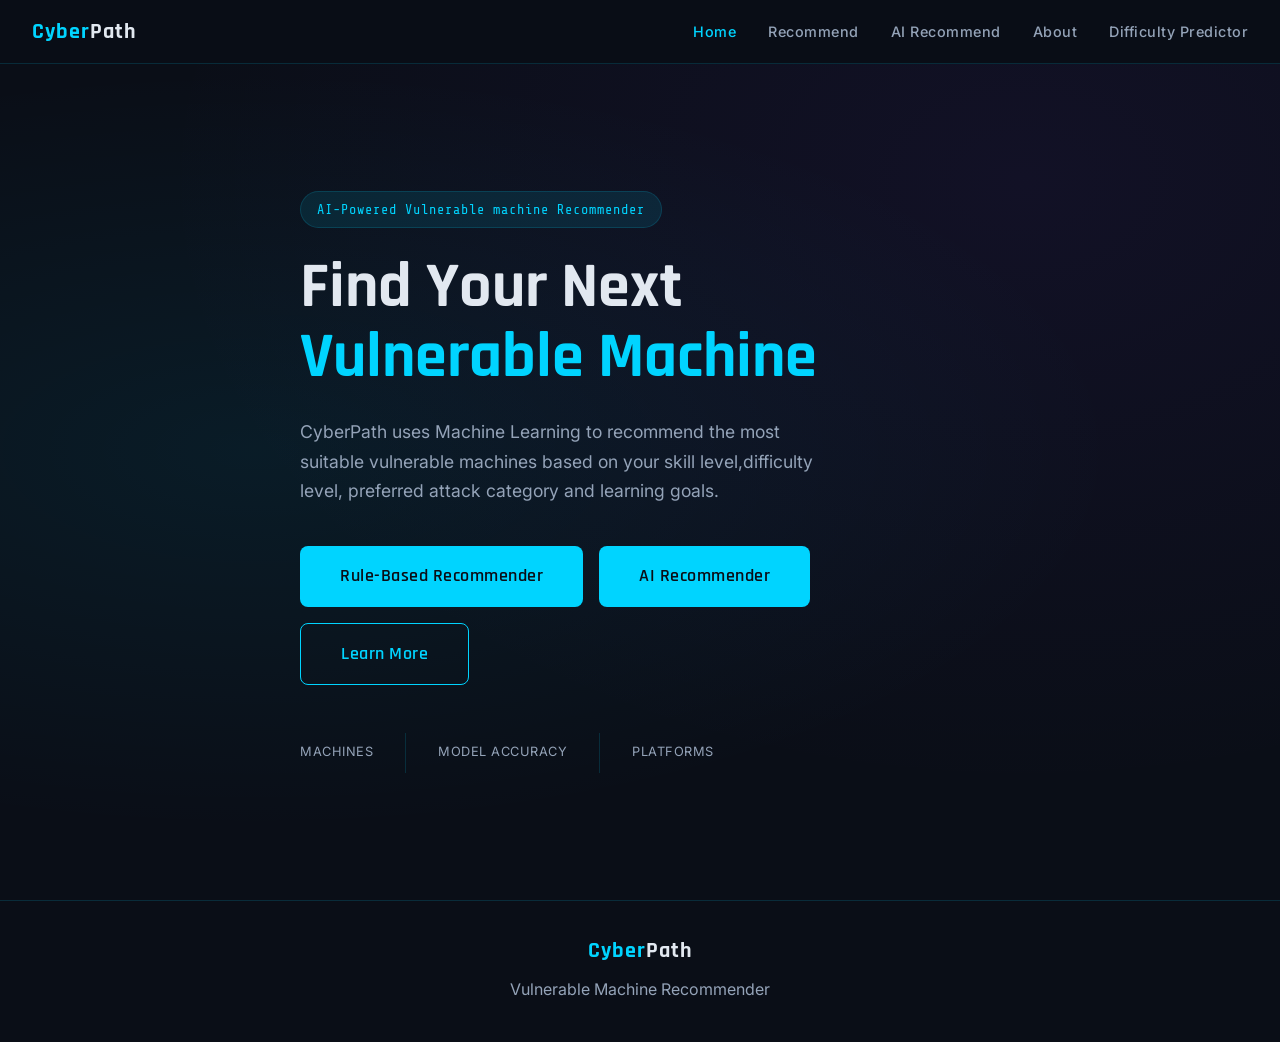
<file: frontend/index.html>
<!DOCTYPE html>
<html lang="en">
<head>
  <meta charset="UTF-8"/>
  <meta name="viewport" content="width=device-width, initial-scale=1.0"/>
  <title>CyberPath — Vulnerable Machine Recommender</title>
  <link rel="stylesheet" href="style.css"/>
</head>
<body>

  <!-- NAVIGATION -->
  <nav>
    <a href="index.html" class="nav-logo">Cyber<span>Path</span></a>
    <ul class="nav-links">
      <li><a href="index.html" class="active">Home</a></li>
      <li><a href="recommend.html">Recommend</a></li>
      <li><a href="recommend_ai.html">AI Recommend</a></li>
      <li><a href="about.html">About</a></li>
      <li><a href="predict.html">Difficulty Predictor</a></li>
    </ul>
  </nav>
<!-- HERO SECTION -->
  <section class="hero">
    <div class="hero-bg"></div>
    <div class="container">
      <div class="hero-content">
        <div class="hero-badge font-mono">AI-Powered Vulnerable machine Recommender</div>
        <h1 class="hero-title">
          Find Your Next<br/>
          <span class="text-accent">Vulnerable Machine</span>
        </h1>
        <p class="hero-subtitle">
          CyberPath uses Machine Learning to recommend the most suitable 
          vulnerable machines based on your skill level,difficulty level, preferred attack 
          category and learning goals.
        </p>
        <div class="hero-actions">
          <a href="recommend.html" class="btn btn-primary btn-large">
            Rule-Based Recommender
          </a>
          <a href="recommend_ai.html" class="btn btn-primary btn-large">
            AI Recommender
          
          <a href="#about" class="btn btn-outline btn-large">
            Learn More
          </a>
        </div>
        <div class="hero-stats">
          <div class="stat">
            <span class="stat-label">Machines</span>
          </div>
          <div class="stat-divider"></div>
          <div class="stat">
            <span class="stat-label">Model Accuracy</span>
          </div>
          <div class="stat-divider"></div>
          <div class="stat">
            <span class="stat-label">Platforms</span>
          </div>
        </div>
      </div>
    </div>
  </section>

<!-- FOOTER -->
  <footer class="footer">
    <div class="container">
      <div class="footer-content">
        <span class="nav-logo">Cyber<span>Path</span></span>
        <p class="text-muted">Vulnerable Machine Recommender</p>
        
        </p>
      </div>
    </div>
  </footer>  
  

  <script src="main.js"></script>
</body>
</html>
</file>
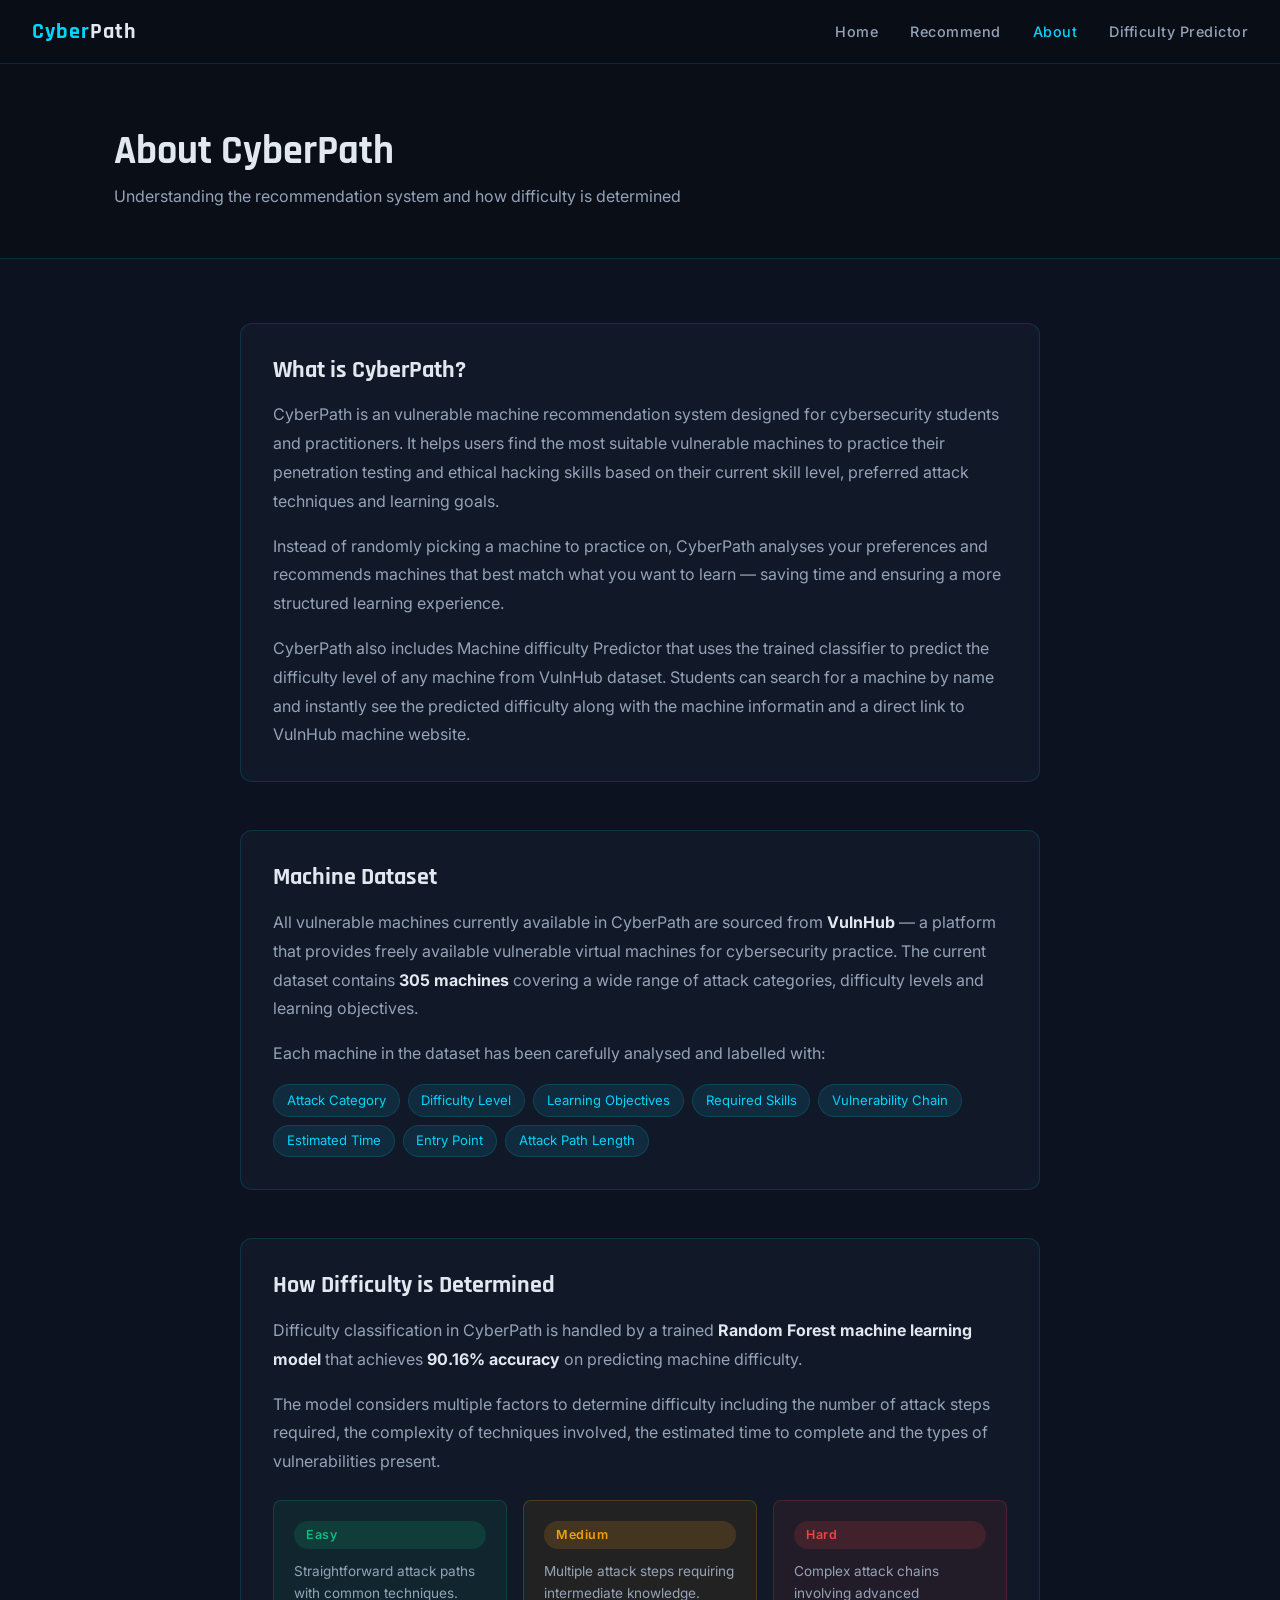
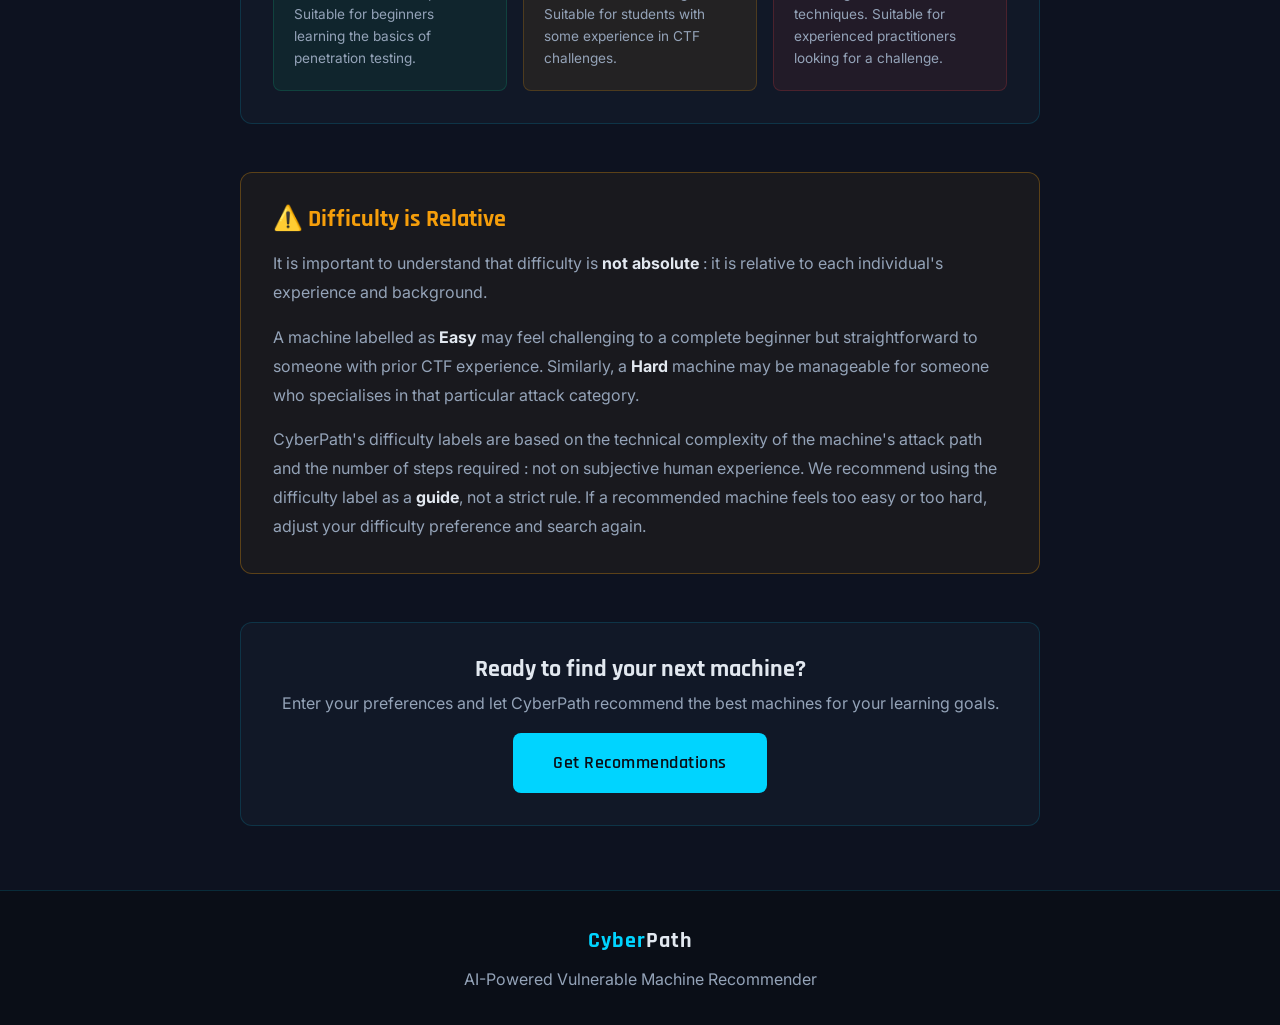
<file: frontend/about.html>
<!DOCTYPE html>
<html lang="en">
<head>
  <meta charset="UTF-8"/>
  <meta name="viewport" content="width=device-width, initial-scale=1.0"/>
  <title>About — CyberPath</title>
  <link rel="stylesheet" href="style.css"/>
</head>
<body>

  <!-- NAVIGATION -->
  <nav>
    <a href="index.html" class="nav-logo">Cyber<span>Path</span></a>
    <ul class="nav-links">
      <li><a href="index.html">Home</a></li>
      <li><a href="recommend_ai.html">Recommend</a></li>
      <li><a href="about.html" class="active">About</a></li>
      <li><a href="predict.html">Difficulty Predictor</a></li>
    </ul>
  </nav>

  <!-- PAGE HEADER -->
  <section class="page-header">
    <div class="container">
      <h1>About CyberPath</h1>
      <p class="text-muted">Understanding the recommendation system and how difficulty is determined</p>
    </div>
  </section>

  <!-- ABOUT SECTION -->
  <section class="about-page-section">
    <div class="container">
      <div class="about-content">

        <!-- WHAT IS CYBERPATH -->
        <div class="about-block">
          <h2>What is CyberPath?</h2>
          <p>
            CyberPath is an  vulnerable machine recommendation system designed 
            for cybersecurity students and practitioners. It helps users find the most 
            suitable vulnerable machines to practice their penetration testing and ethical 
            hacking skills based on their current skill level, preferred attack techniques 
            and learning goals.
          </p>
          <p>
            Instead of randomly picking a machine to practice on, CyberPath analyses your 
            preferences and recommends machines that best match what you want to learn — 
            saving time and ensuring a more structured learning experience.
          </p>

          <p>
            CyberPath also includes Machine difficulty Predictor that uses the trained classifier 
            to predict the difficulty level of any machine from VulnHub dataset. 
            Students can search for a machine by name and instantly see the predicted difficulty 
            along with the machine informatin and a direct link to VulnHub machine website.
          </p>
        </div>

        <!-- DATA SOURCE -->
        <div class="about-block">
          <h2>Machine Dataset</h2>
          <p>
            All vulnerable machines currently available in CyberPath are sourced from 
            <strong>VulnHub</strong> — a platform that provides freely available vulnerable 
            virtual machines for cybersecurity practice. The current dataset contains 
            <strong>305 machines</strong> covering a wide range of attack categories, 
            difficulty levels and learning objectives.
          </p>
          <p>
            Each machine in the dataset has been carefully analysed and labelled with:
          </p>
          <div class="about-tags">
            <span class="about-tag">Attack Category</span>
            <span class="about-tag">Difficulty Level</span>
            <span class="about-tag">Learning Objectives</span>
            <span class="about-tag">Required Skills</span>
            <span class="about-tag">Vulnerability Chain</span>
            <span class="about-tag">Estimated Time</span>
            <span class="about-tag">Entry Point</span>
            <span class="about-tag">Attack Path Length</span>
          </div>
        </div>

        <!-- DIFFICULTY -->
        <div class="about-block">
          <h2>How Difficulty is Determined</h2>
          <p>
            Difficulty classification in CyberPath is handled by a trained 
            <strong>Random Forest machine learning model</strong> that achieves 
            <strong>90.16% accuracy</strong> on predicting machine difficulty.
          </p>
          <p>
            The model considers multiple factors to determine difficulty including 
            the number of attack steps required, the complexity of techniques involved, 
            the estimated time to complete and the types of vulnerabilities present.
          </p>
          <div class="difficulty-cards">
            <div class="difficulty-card easy-card">
              <span class="badge badge-easy">Easy</span>
              <p>Straightforward attack paths with common techniques. Suitable for beginners learning the basics of penetration testing.</p>
            </div>
            <div class="difficulty-card medium-card">
              <span class="badge badge-medium">Medium</span>
              <p>Multiple attack steps requiring intermediate knowledge. Suitable for students with some experience in CTF challenges.</p>
            </div>
            <div class="difficulty-card hard-card">
              <span class="badge badge-hard">Hard</span>
              <p>Complex attack chains involving advanced techniques. Suitable for experienced practitioners looking for a challenge.</p>
            </div>
          </div>
        </div>

        <!-- DIFFICULTY IS RELATIVE -->
        <div class="about-block about-block-highlight">
          <h2>⚠️ Difficulty is Relative</h2>
          <p>
            It is important to understand that difficulty is <strong>not absolute</strong> : 
            it is relative to each individual's experience and background.
          </p>
          <p>
            A machine labelled as <strong>Easy</strong> may feel challenging to a complete 
            beginner but straightforward to someone with prior CTF experience. Similarly, 
            a <strong>Hard</strong> machine may be manageable for someone who specialises 
            in that particular attack category.
          </p>
          <p>
            CyberPath's difficulty labels are based on the technical complexity of the 
            machine's attack path and the number of steps required : not on subjective 
            human experience. We recommend using the difficulty label as a <strong>guide</strong>, 
            not a strict rule. If a recommended machine feels too easy or too hard, 
            adjust your difficulty preference and search again.
          </p>
        </div>

        <!-- CTA -->
        <div class="about-cta">
          <h2>Ready to find your next machine?</h2>
          <p class="text-muted">Enter your preferences and let CyberPath recommend the best machines for your learning goals.</p>
          <a href="recommend_ai.html" class="btn btn-primary btn-large" style="margin-top:1rem;">
            Get Recommendations
          </a>
        </div>

      </div>
    </div>
  </section>

  <!-- FOOTER -->
  <footer class="footer">
    <div class="container">
      <div class="footer-content">
        <span class="nav-logo">Cyber<span>Path</span></span>
        <p class="text-muted">AI-Powered Vulnerable Machine Recommender</p>
      </div>
    </div>
  </footer>

  <script src="main.js"></script>
</body>
</html>
</file>
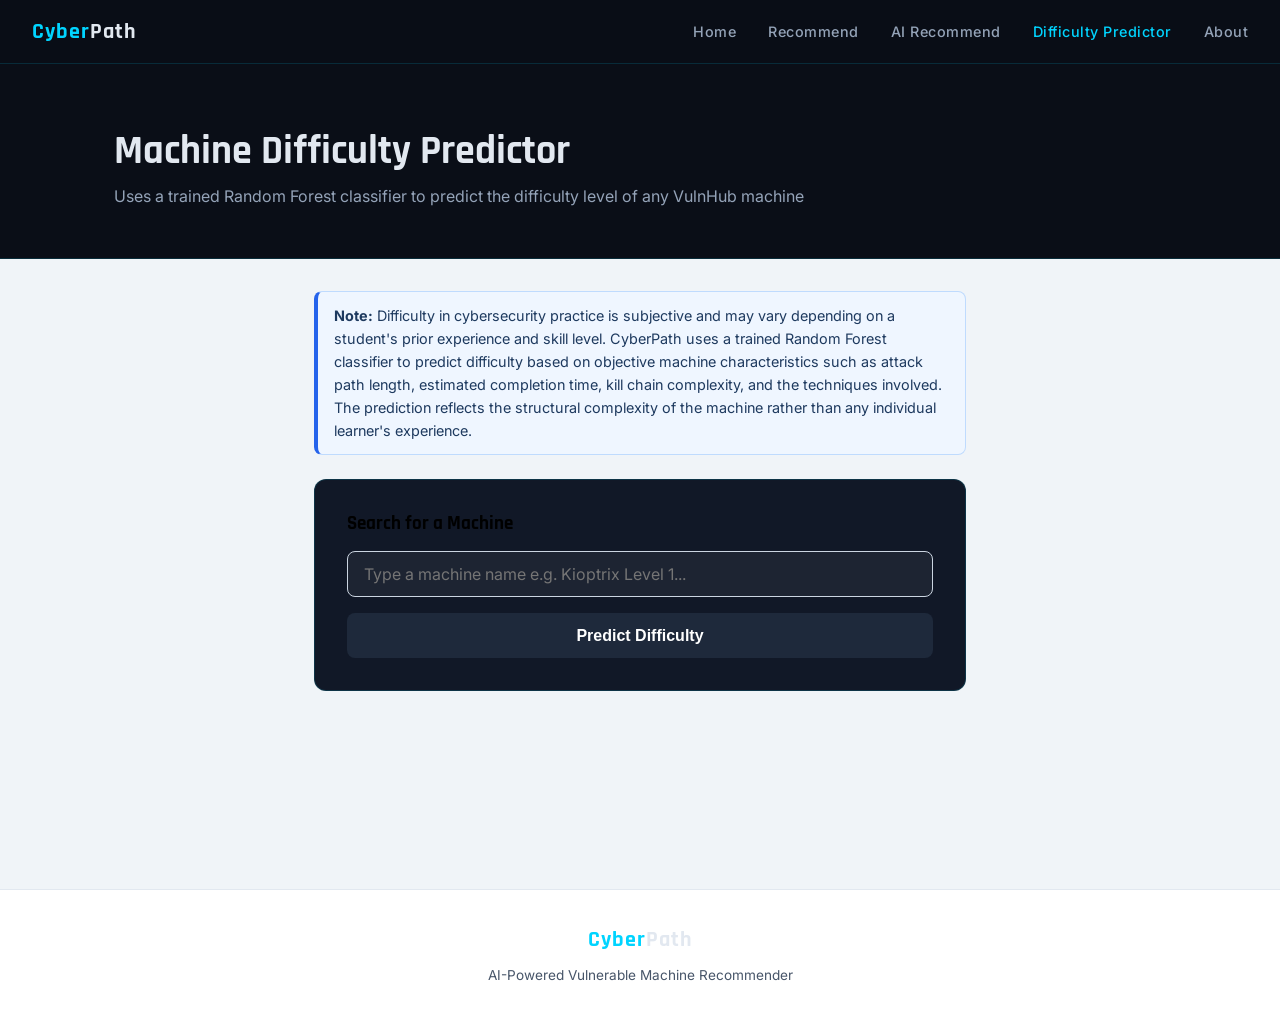
<file: frontend/predict.html>
<!DOCTYPE html>
<html lang="en">
<head>
  <meta charset="UTF-8"/>
  <meta name="viewport" content="width=device-width, initial-scale=1.0"/>
  <title>Difficulty Predictor — CyberPath</title>
  <link rel="stylesheet" href="style.css"/>
</head>
<body>

  <!-- NAVIGATION -->
  <nav>
    <a href="index.html" class="nav-logo">Cyber<span>Path</span></a>
    <ul class="nav-links">
      <li><a href="index.html">Home</a></li>
      <li><a href="recommend.html">Recommend</a></li>
      <li><a href="recommend_ai.html">AI Recommend</a></li>
      <li><a href="predict.html" class="active">Difficulty Predictor</a></li>
      <li><a href="about.html">About</a></li>
    </ul>
  </nav>

  <!-- PAGE HEADER -->
  <section class="page-header">
    <div class="container">
      <h1>Machine Difficulty Predictor</h1>
      <p class="text-muted">Uses a trained Random Forest classifier to predict the difficulty level of any VulnHub machine</p>
    </div>
  </section>

  <section class="results-section">
    <div class="container" style="max-width:700px; margin:0 auto;">

      <!-- INFO NOTE -->
      <div style="
        background:#eff6ff;
        border:1px solid #bfdbfe;
        border-left:4px solid #2563eb;
        border-radius:8px;
        padding:12px 16px;
        margin-bottom:1.5rem;
        font-size:0.9rem;
        color:#1e3a5f;
        line-height:1.6;
      ">
        <strong>Note:</strong> Difficulty in cybersecurity practice is subjective and may vary depending on a student's prior experience and skill level. CyberPath uses a trained Random Forest classifier to predict difficulty based on objective machine characteristics such as attack path length, estimated completion time, kill chain complexity, and the techniques involved. The prediction reflects the structural complexity of the machine rather than any individual learner's experience.
      </div>

      <!-- SEARCH CARD -->
      <div class="card" style="padding:2rem; margin-bottom:2rem;">
        <h2 style="margin-bottom:1rem; font-size:1.2rem;">Search for a Machine</h2>

        <div style="position:relative; margin-bottom:1rem;">
          <input
            type="text"
            id="machineInput"
            placeholder="Type a machine name e.g. Kioptrix Level 1..."
            style="width:100%; padding:0.75rem 1rem; border:1px solid #cbd5e1; border-radius:8px; font-size:1rem; box-sizing:border-box;"
            autocomplete="off"
          />
          <div id="suggestions" style="
            position:absolute; top:100%; left:0; right:0;
            background:white; border:1px solid #cbd5e1;
            border-top:none; border-radius:0 0 8px 8px;
            max-height:200px; overflow-y:auto;
            z-index:100; display:none;
            box-shadow:0 4px 12px rgba(0,0,0,0.1);
          "></div>
        </div>

        <button id="predictBtn" onclick="predict()" style="
          width:100%; padding:0.85rem;
          background:#1e293b; color:white;
          border:none; border-radius:8px;
          font-size:1rem; font-weight:600;
          cursor:pointer;
        ">
          Predict Difficulty
        </button>

        <p id="errorMsg" style="color:#dc2626; margin-top:0.5rem; display:none;"></p>
      </div>

      <!-- RESULT CARD -->
      <div id="resultCard" style="display:none;"></div>

    </div>
  </section>

  <footer class="footer footer-light">
    <div class="container">
      <div class="footer-content">
        <span class="nav-logo">Cyber<span>Path</span></span>
        <p style="color:#475569; font-size:0.85rem;">AI-Powered Vulnerable Machine Recommender</p>
      </div>
    </div>
  </footer>

  <script>
    const API = 'http://127.0.0.1:5000';
    let allMachines = [];

    // Loading machine names for autocomplete
    fetch(`${API}/get-machine-names`)
      .then(r => r.json())
      .then(d => {
        const excludedNames = [
          'Bot Challeneg: Dexter',
          'SP eric',
          'SP ike',
          'SP Jerome',
          'Digitalworld.local JOY',
          'digitalworld.local:Torment',
          'digitalworld.local:fall',
          'digitalworld.local:vengeance'
        ];
        allMachines = d.machines.filter(name => !excludedNames.includes(name));
      })
      .catch(() => {});

    // Autocomplete
    const input = document.getElementById('machineInput');
    const suggestions = document.getElementById('suggestions');

    input.addEventListener('input', () => {
      const val = input.value.toLowerCase().trim();
      suggestions.innerHTML = '';
      if (val.length < 1) { suggestions.style.display = 'none'; return; }

      const matches = allMachines.filter(m => m.toLowerCase().includes(val)).slice(0, 8);
      if (matches.length === 0) { suggestions.style.display = 'none'; return; }

      matches.forEach(m => {
        const div = document.createElement('div');
        div.textContent = m;
        div.style.cssText = 'padding:10px 16px; cursor:pointer; border-bottom:1px solid #f1f5f9; font-size:0.95rem;';
        div.onmouseenter = () => div.style.background = '#f8fafc';
        div.onmouseleave = () => div.style.background = 'white';
        div.onclick = () => {
          input.value = m;
          suggestions.style.display = 'none';
        };
        suggestions.appendChild(div);
      });
      suggestions.style.display = 'block';
    });

    document.addEventListener('click', (e) => {
      if (!e.target.closest('#machineInput') && !e.target.closest('#suggestions')) {
        suggestions.style.display = 'none';
      }
    });

    input.addEventListener('keydown', (e) => {
      if (e.key === 'Enter') predict();
    });

    // Difficulty colours
    const diffColors = {
      'Easy':   { bg:'#f0fdf4', border:'#86efac', badge:'#16a34a' },
      'Medium': { bg:'#fffbeb', border:'#fcd34d', badge:'#d97706' },
      'Hard':   { bg:'#fef2f2', border:'#fca5a5', badge:'#dc2626' }
    };

    async function predict() {
      const name = document.getElementById('machineInput').value.trim();
      const errorMsg = document.getElementById('errorMsg');
      const resultCard = document.getElementById('resultCard');

      errorMsg.style.display = 'none';
      resultCard.style.display = 'none';

      if (!name) {
        errorMsg.textContent = 'Please enter a machine name.';
        errorMsg.style.display = 'block';
        return;
      }

      const btn = document.getElementById('predictBtn');
      btn.textContent = 'Predicting...';
      btn.disabled = true;

      try {
        const res = await fetch(`${API}/predict-difficulty`, {
          method: 'POST',
          headers: { 'Content-Type': 'application/json' },
          body: JSON.stringify({ machine_name: name })
        });

        const data = await res.json();

        if (!res.ok) {
          errorMsg.textContent = data.error || 'Machine not found. Try a different name.';
          errorMsg.style.display = 'block';
          btn.textContent = 'Predict Difficulty';
          btn.disabled = false;
          return;
        }

        const dc = diffColors[data.predicted_difficulty] || diffColors['Medium'];
        const match = data.matches_actual;
        const topConfidence = data.confidence[data.predicted_difficulty] || 0;

        // VulnHub search link
        const vulnhubQuery = encodeURIComponent(data.machine_name);
        const vulnhubUrl = `https://www.vulnhub.com/?q=${vulnhubQuery}`;

        // Find similar machines link — pre-fills recommender with this machine's difficulty and category
        const recommenderUrl = `recommend_ai.html`;

        // Build objectives tags
        const objs = data.learning_objectives
          ? data.learning_objectives.split(';').map(s => s.trim()).filter(Boolean) : [];
        const objsHtml = objs.map(o =>
          `<span style="background:#eff6ff; color:#2563eb; padding:2px 8px; border-radius:12px; font-size:0.8rem; display:inline-block; margin:2px;">${o}</span>`
        ).join('');

        resultCard.innerHTML = `
          <div style="border:1px solid ${dc.border}; background:${dc.bg}; border-radius:12px; padding:1.5rem; margin-bottom:1rem;">

            <!-- Machine name and prediction badge -->
            <div style="display:flex; align-items:center; justify-content:space-between; margin-bottom:0.5rem; flex-wrap:wrap; gap:0.5rem;">
              <h2 style="margin:0; font-size:1.3rem; color:#1e293b;">${data.machine_name}</h2>
              <div style="text-align:right;">
                <span style="background:${dc.badge}; color:white; padding:4px 14px; border-radius:20px; font-weight:600; font-size:0.9rem; display:block; margin-bottom:3px;">
                  ${data.predicted_difficulty}
                </span>
                <span style="font-size:0.8rem; color:#64748b;">${topConfidence}% confident</span>
              </div>
            </div>

            <!-- Match vs actual label -->
            <div style="background:${match ? '#f0fdf4' : '#fff3cd'}; border:1px solid ${match ? '#86efac' : '#fcd34d'}; border-radius:8px; padding:0.75rem 1rem; margin-bottom:1.2rem; font-size:0.9rem;">
              ${match
                ? `✅ Prediction matches the dataset label — actual difficulty is also <strong>${data.actual_difficulty}</strong>`
                : `ℹ️ Dataset label is <strong>${data.actual_difficulty}</strong> — classifier prediction differs. This may reflect borderline difficulty cases.`
              }
            </div>

            <!-- Machine details grid -->
            <div style="display:grid; grid-template-columns:1fr 1fr; gap:0.75rem; margin-bottom:1rem;">
              <div style="background:white; border-radius:8px; padding:0.75rem; border:1px solid #e2e8f0;">
                <div style="font-size:0.75rem; color:#64748b; margin-bottom:3px;">Platform</div>
                <div style="font-weight:500;">${data.platform}</div>
              </div>
              <div style="background:white; border-radius:8px; padding:0.75rem; border:1px solid #e2e8f0;">
                <div style="font-size:0.75rem; color:#64748b; margin-bottom:3px;">Operating System</div>
                <div style="font-weight:500;">${data.os}</div>
              </div>
              <div style="background:white; border-radius:8px; padding:0.75rem; border:1px solid #e2e8f0;">
                <div style="font-size:0.75rem; color:#64748b; margin-bottom:3px;">Attack Category</div>
                <div style="font-weight:500;">${data.attack_category}</div>
              </div>
              <div style="background:white; border-radius:8px; padding:0.75rem; border:1px solid #e2e8f0;">
                <div style="font-size:0.75rem; color:#64748b; margin-bottom:3px;">Estimated Time</div>
                <div style="font-weight:500;">${data.estimated_time}</div>
              </div>
              <div style="background:white; border-radius:8px; padding:0.75rem; border:1px solid #e2e8f0;">
                <div style="font-size:0.75rem; color:#64748b; margin-bottom:3px;">Attack Path Length</div>
                <div style="font-weight:500;">${data.attack_path_length} steps</div>
              </div>
              <div style="background:white; border-radius:8px; padding:0.75rem; border:1px solid #e2e8f0;">
                <div style="font-size:0.75rem; color:#64748b; margin-bottom:3px;">Entry Point</div>
                <div style="font-weight:500; font-size:0.9rem;">${data.entry_point}</div>
              </div>
            </div>

            <!-- Learning objectives -->
            ${objs.length > 0 ? `
            <div style="background:white; border-radius:8px; padding:0.75rem; border:1px solid #e2e8f0; margin-bottom:1rem;">
              <div style="font-size:0.75rem; color:#64748b; margin-bottom:6px;">Learning Objectives</div>
              <div>${objsHtml}</div>
            </div>` : ''}

            <!-- Action buttons -->
            <div style="display:flex; gap:0.75rem; flex-wrap:wrap; margin-top:0.5rem;">
              <a href="${vulnhubUrl}" target="_blank" style="
                flex:1; min-width:140px;
                background:#1e293b; color:white;
                padding:0.75rem 1rem;
                border-radius:8px;
                text-align:center;
                text-decoration:none;
                font-weight:600;
                font-size:0.9rem;
              ">
                🔗 View on VulnHub
              </a>
              <a href="${recommenderUrl}" style="
                flex:1; min-width:140px;
                background:white; color:#1e293b;
                padding:0.75rem 1rem;
                border-radius:8px;
                text-align:center;
                text-decoration:none;
                font-weight:600;
                font-size:0.9rem;
                border:1px solid #cbd5e1;
              ">
                🔍 Find Similar Machines
              </a>
            </div>

          </div>
        `;

        resultCard.style.display = 'block';
        resultCard.scrollIntoView({ behavior: 'smooth', block: 'start' });

      } catch (err) {
        errorMsg.textContent = 'Could not connect to server. Make sure Flask is running.';
        errorMsg.style.display = 'block';
      }

      btn.textContent = 'Predict Difficulty';
      btn.disabled = false;
    }
  </script>
</body>
</html>
</file>
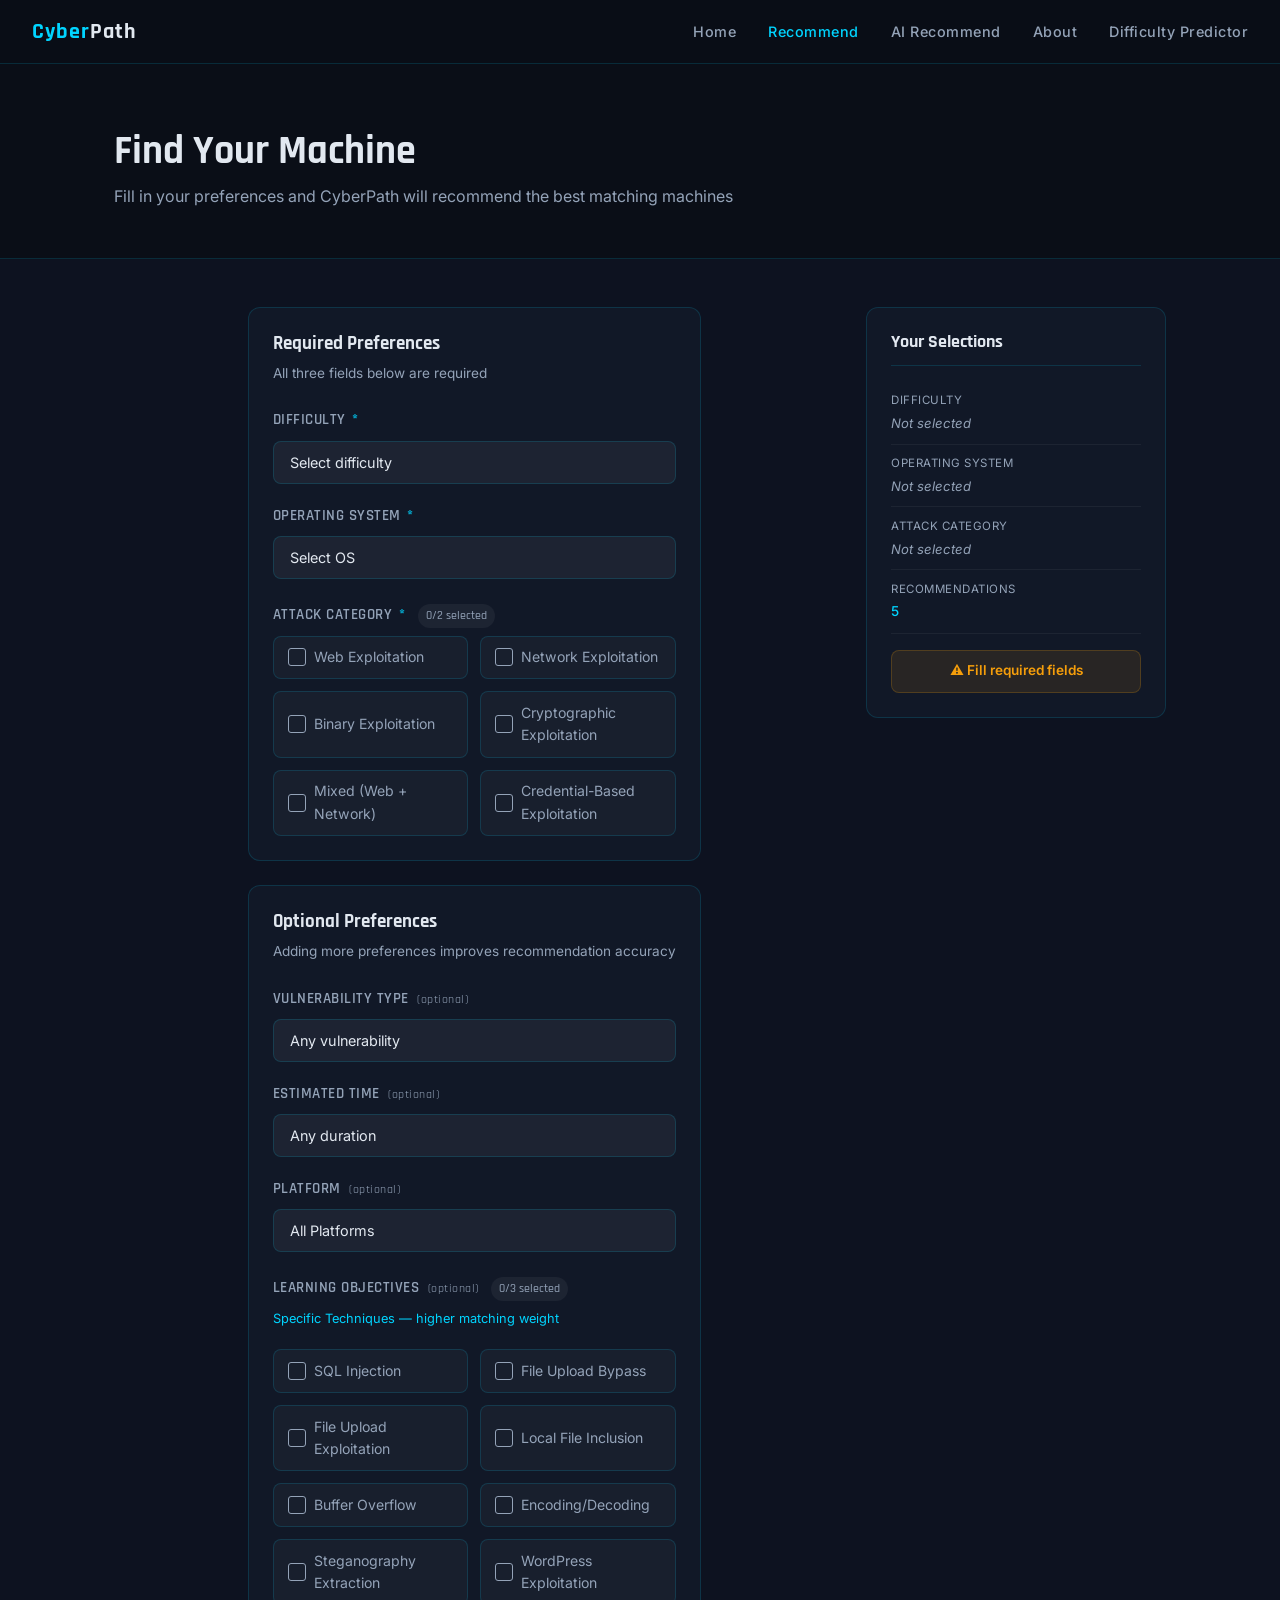
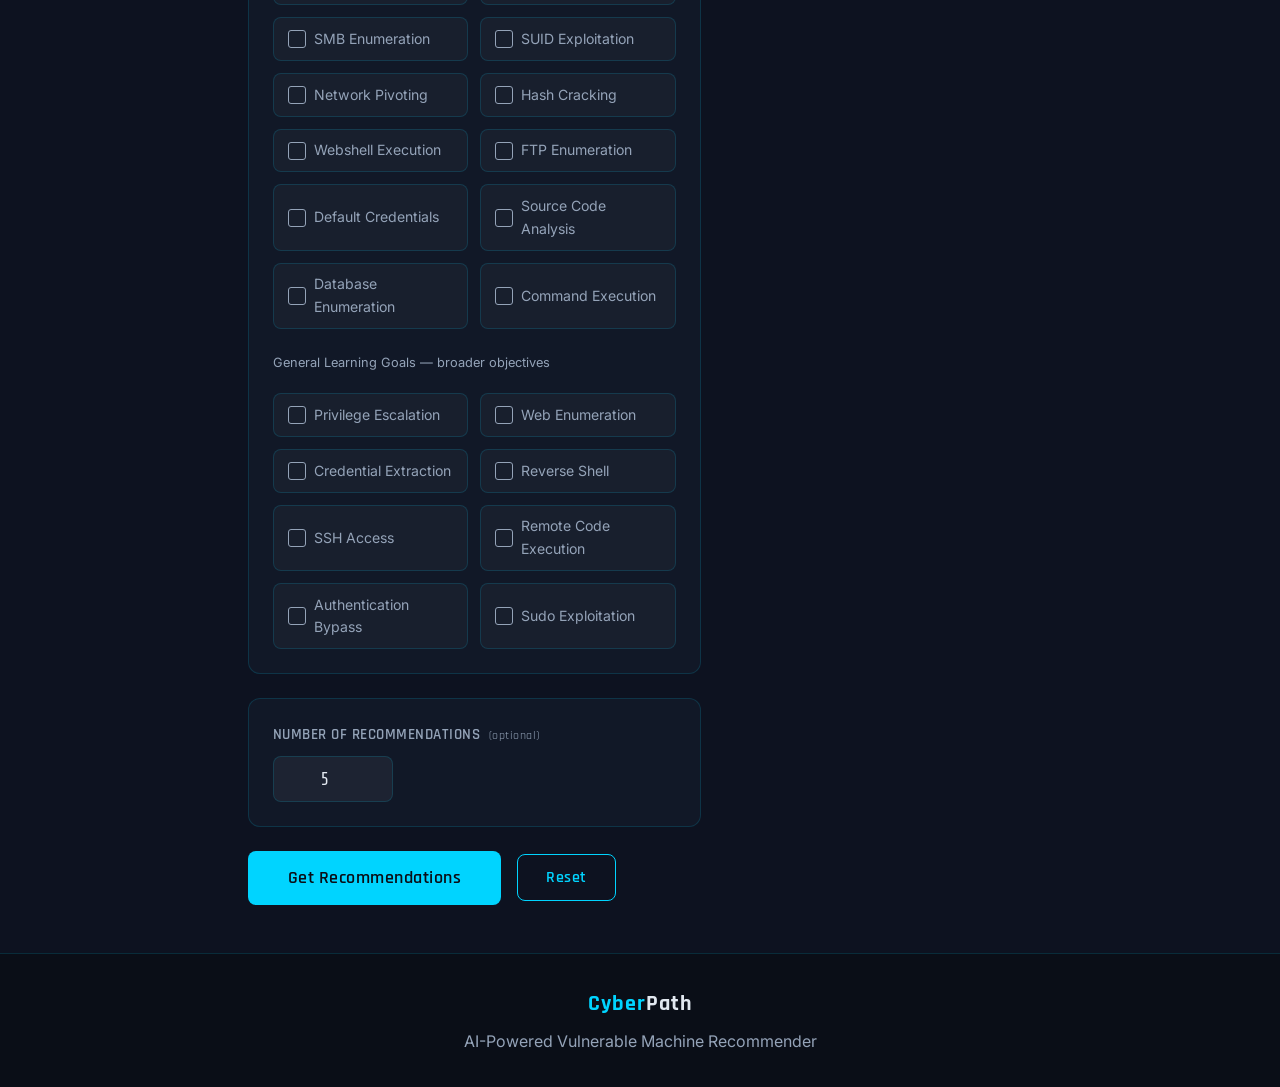
<file: frontend/recommend.html>
<!DOCTYPE html>
<html lang="en">
<head>
  <meta charset="UTF-8"/>
  <meta name="viewport" content="width=device-width, initial-scale=1.0"/>
  <title>Recommend — CyberPath</title>
  <link rel="stylesheet" href="style.css"/>
</head>
<body>

  <!-- NAVIGATION -->
  <nav>
    <a href="index.html" class="nav-logo">Cyber<span>Path</span></a>
    <ul class="nav-links">
      <li><a href="index.html">Home</a></li>
      <li><a href="recommend.html" class="active">Recommend</a></li>
      <li><a href="recommend_ai.html">AI Recommend</a></li>
      <li><a href="about.html">About</a></li>
      <li><a href="predict.html">Difficulty Predictor</a></li>
    </ul>
  </nav>

  <!-- PAGE HEADER -->
  <section class="page-header">
    <div class="container">
      <h1>Find Your Machine</h1>
      <p class="text-muted">Fill in your preferences and CyberPath will recommend the best matching machines</p>
    </div>
  </section>

  <!-- MAIN CONTENT -->
  <section class="recommend-section">
    <div class="container">
      <div class="recommend-layout">

        <!-- FORM -->
        <div class="recommend-form" id="recommendForm">

          <!-- REQUIRED FIELDS -->
          <div class="card">
            <h3 class="section-title">Required Preferences</h3>
            <p class="text-muted" style="font-size:0.85rem; margin-bottom:1.5rem;">
              All three fields below are required
            </p>

            <div class="form-row">

              <div class="form-group">
                <label class="form-label">
                  Difficulty <span class="required">*</span>
                </label>
                <select id="difficulty">
                  <option value="">Select difficulty</option>
                  <option value="Easy">Easy</option>
                  <option value="Medium">Medium</option>
                  <option value="Hard">Hard</option>
                </select>
              </div>

              <div class="form-group">
                <label class="form-label">
                  Operating System <span class="required">*</span>
                </label>
                <select id="os_pref">
                  <option value="">Select OS</option>
                  <option value="Linux">Linux</option>
                  <option value="Windows">Windows</option>
                
                </select>
              </div>

            </div>

            <div class="form-group mt-3">
              <label class="form-label">
                Attack Category <span class="required">*</span>
                <span class="selection-counter" id="attackCounter" data-max="2">0/2 selected</span>
              </label>
              <div class="checkbox-grid" id="attack_category">
                <label class="checkbox-item"><input type="checkbox" value="Web Exploitation"/> Web Exploitation</label>
                <label class="checkbox-item"><input type="checkbox" value="Network Exploitation"/> Network Exploitation</label>
                <label class="checkbox-item"><input type="checkbox" value="Binary Exploitation"/> Binary Exploitation</label>
                <label class="checkbox-item"><input type="checkbox" value="Cryptographic Exploitation"/> Cryptographic Exploitation</label>
                <label class="checkbox-item"><input type="checkbox" value="Mixed (Web + Network)"/> Mixed (Web + Network)</label>
                <label class="checkbox-item"><input type="checkbox" value="Credential-Based Exploitation"/> Credential-Based Exploitation</label>
              </div>
            </div>
          </div>

          <!-- OPTIONAL FIELDS -->
          <div class="card">
            <h3 class="section-title">Optional Preferences</h3>
            <p class="text-muted" style="font-size:0.85rem; margin-bottom:1.5rem;">
              Adding more preferences improves recommendation accuracy
            </p>

            <div class="form-row">

              <div class="form-group">
                <label class="form-label">
                  Vulnerability Type <span class="optional">(optional)</span>
                </label>
                <select id="vuln_type">
                  <option value="">Any vulnerability</option>
                  <option value="SQL Injection">SQL Injection</option>
                  <option value="Information Disclosure">Information Disclosure</option>
                  <option value="Local File Inclusion">Local File Inclusion</option>
                  <option value="Web Enumeration">Web Enumeration</option>
                  <option value="Weak Credentials">Weak Credentials</option>
                  <option value="WordPress Exploitation">WordPress Exploitation</option>
                  <option value="SMB Enumeration">SMB Enumeration</option>
                  <option value="Default Credentials">Default Credentials</option>
                  <option value="Command Injection">Command Injection</option>
                  <option value="Source Code Analysis">Source Code Analysis</option>
                </select>
              </div>

              <div class="form-group">
                <label class="form-label">
                  Estimated Time <span class="optional">(optional)</span>
                </label>
                <select id="estimated_time">
                  <option value="">Any duration</option>
                  <option value="Less than 1 hour">Less than 1 hour</option>
                  <option value="1-2 hours">1-2 hours</option>
                  <option value="2-3 hours">2-3 hours</option>
                  <option value="3-4 hours">3-4 hours</option>
                  <option value="4+ hours">4+ hours</option>
                </select>
              </div>

              <div class="form-group">
                <label class="form-label">
                  Platform <span class="optional">(optional)</span>
                </label>
                <select id="platform">
                  <option value="">All Platforms</option>
                  <option value="VulnHub">VulnHub</option>
                </select>
              </div>

            </div>

            <!-- LEARNING OBJECTIVES -->
            <div class="form-group mt-3">
              <label class="form-label">
                Learning Objectives <span class="optional">(optional)</span>
                <span class="selection-counter" id="objectivesCounter" data-max="3">0/3 selected</span>
              </label>

              <p style="font-size:0.8rem; color:#00d4ff; margin-bottom:0.75rem;">
                Specific Techniques — higher matching weight
              </p>
              <div class="checkbox-grid" id="learningObjectives">
                <label class="checkbox-item"><input type="checkbox" value="SQL Injection"/> SQL Injection</label>
                <label class="checkbox-item"><input type="checkbox" value="File Upload Bypass"/> File Upload Bypass</label>
                <label class="checkbox-item"><input type="checkbox" value="File Upload Exploitation"/> File Upload Exploitation</label>
                <label class="checkbox-item"><input type="checkbox" value="Local File Inclusion"/> Local File Inclusion</label>
                <label class="checkbox-item"><input type="checkbox" value="Buffer Overflow"/> Buffer Overflow</label>
                <label class="checkbox-item"><input type="checkbox" value="Encoding/Decoding"/> Encoding/Decoding</label>
                <label class="checkbox-item"><input type="checkbox" value="Steganography Extraction"/> Steganography Extraction</label>
                <label class="checkbox-item"><input type="checkbox" value="WordPress Exploitation"/> WordPress Exploitation</label>
                <label class="checkbox-item"><input type="checkbox" value="SMB Enumeration"/> SMB Enumeration</label>
                <label class="checkbox-item"><input type="checkbox" value="SUID Exploitation"/> SUID Exploitation</label>
                <label class="checkbox-item"><input type="checkbox" value="Network Pivoting"/> Network Pivoting</label>
                <label class="checkbox-item"><input type="checkbox" value="Hash Cracking"/> Hash Cracking</label>
                <label class="checkbox-item"><input type="checkbox" value="Webshell Execution"/> Webshell Execution</label>
                <label class="checkbox-item"><input type="checkbox" value="FTP Enumeration"/> FTP Enumeration</label>
                <label class="checkbox-item"><input type="checkbox" value="Default Credentials"/> Default Credentials</label>
                <label class="checkbox-item"><input type="checkbox" value="Source Code Analysis"/> Source Code Analysis</label>
                <label class="checkbox-item"><input type="checkbox" value="Database Enumeration"/> Database Enumeration</label>
                <label class="checkbox-item"><input type="checkbox" value="Command Execution"/> Command Execution</label>
              </div>

              <p style="font-size:0.8rem; color:#94a3b8; margin-top:1rem; margin-bottom:0.75rem;">
                General Learning Goals — broader objectives
              </p>
              <div class="checkbox-grid" id="learningObjectivesGeneral">
                <label class="checkbox-item"><input type="checkbox" value="Privilege Escalation"/> Privilege Escalation</label>
                <label class="checkbox-item"><input type="checkbox" value="Web Enumeration"/> Web Enumeration</label>
                <label class="checkbox-item"><input type="checkbox" value="Credential Extraction"/> Credential Extraction</label>
                <label class="checkbox-item"><input type="checkbox" value="Reverse Shell"/> Reverse Shell</label>
                <label class="checkbox-item"><input type="checkbox" value="SSH Access"/> SSH Access</label>
                <label class="checkbox-item"><input type="checkbox" value="Remote Code Execution"/> Remote Code Execution</label>
                <label class="checkbox-item"><input type="checkbox" value="Authentication Bypass"/> Authentication Bypass</label>
                <label class="checkbox-item"><input type="checkbox" value="Sudo Exploitation"/> Sudo Exploitation</label>
              </div>
            </div>
          </div>

          <!-- NUMBER OF RECOMMENDATIONS -->
          <div class="card">
            <div class="form-group">
              <label class="form-label">
                Number of Recommendations <span class="optional">(optional)</span>
              </label>
              <input type="number" id="n_recommendations"
                     min="1" max="20" value="5"
                     style="max-width: 120px;"/>
            </div>
          </div>

          <!-- SUBMIT -->
          <div class="form-actions">
            <button class="btn btn-primary btn-large" id="submitBtn" onclick="getRecommendations()">
              Get Recommendations
            </button>
            <button class="btn btn-outline" onclick="resetForm()">
              Reset
            </button>
          </div>

          <!-- ERROR -->
          <div id="errorMsg" class="error-msg hidden"></div>

        </div>

        <!-- SIDEBAR -->
        <div class="recommend-sidebar">
          <div class="sidebar-card" id="selectionSummary">
            <h3 class="sidebar-title">Your Selections</h3>
            <p class="text-muted" style="font-size:0.82rem;">
              Your selections will appear here as you fill the form.
            </p>
          </div>
        </div>

      </div>
    </div>
  </section>

  <!-- FOOTER -->
  <footer class="footer">
    <div class="container">
      <div class="footer-content">
        <span class="nav-logo">Cyber<span>Path</span></span>
        <p class="text-muted">AI-Powered Vulnerable Machine Recommender</p>
      </div>
    </div>
  </footer>

  <script src="main.js"></script>
</body>
</html>
</file>
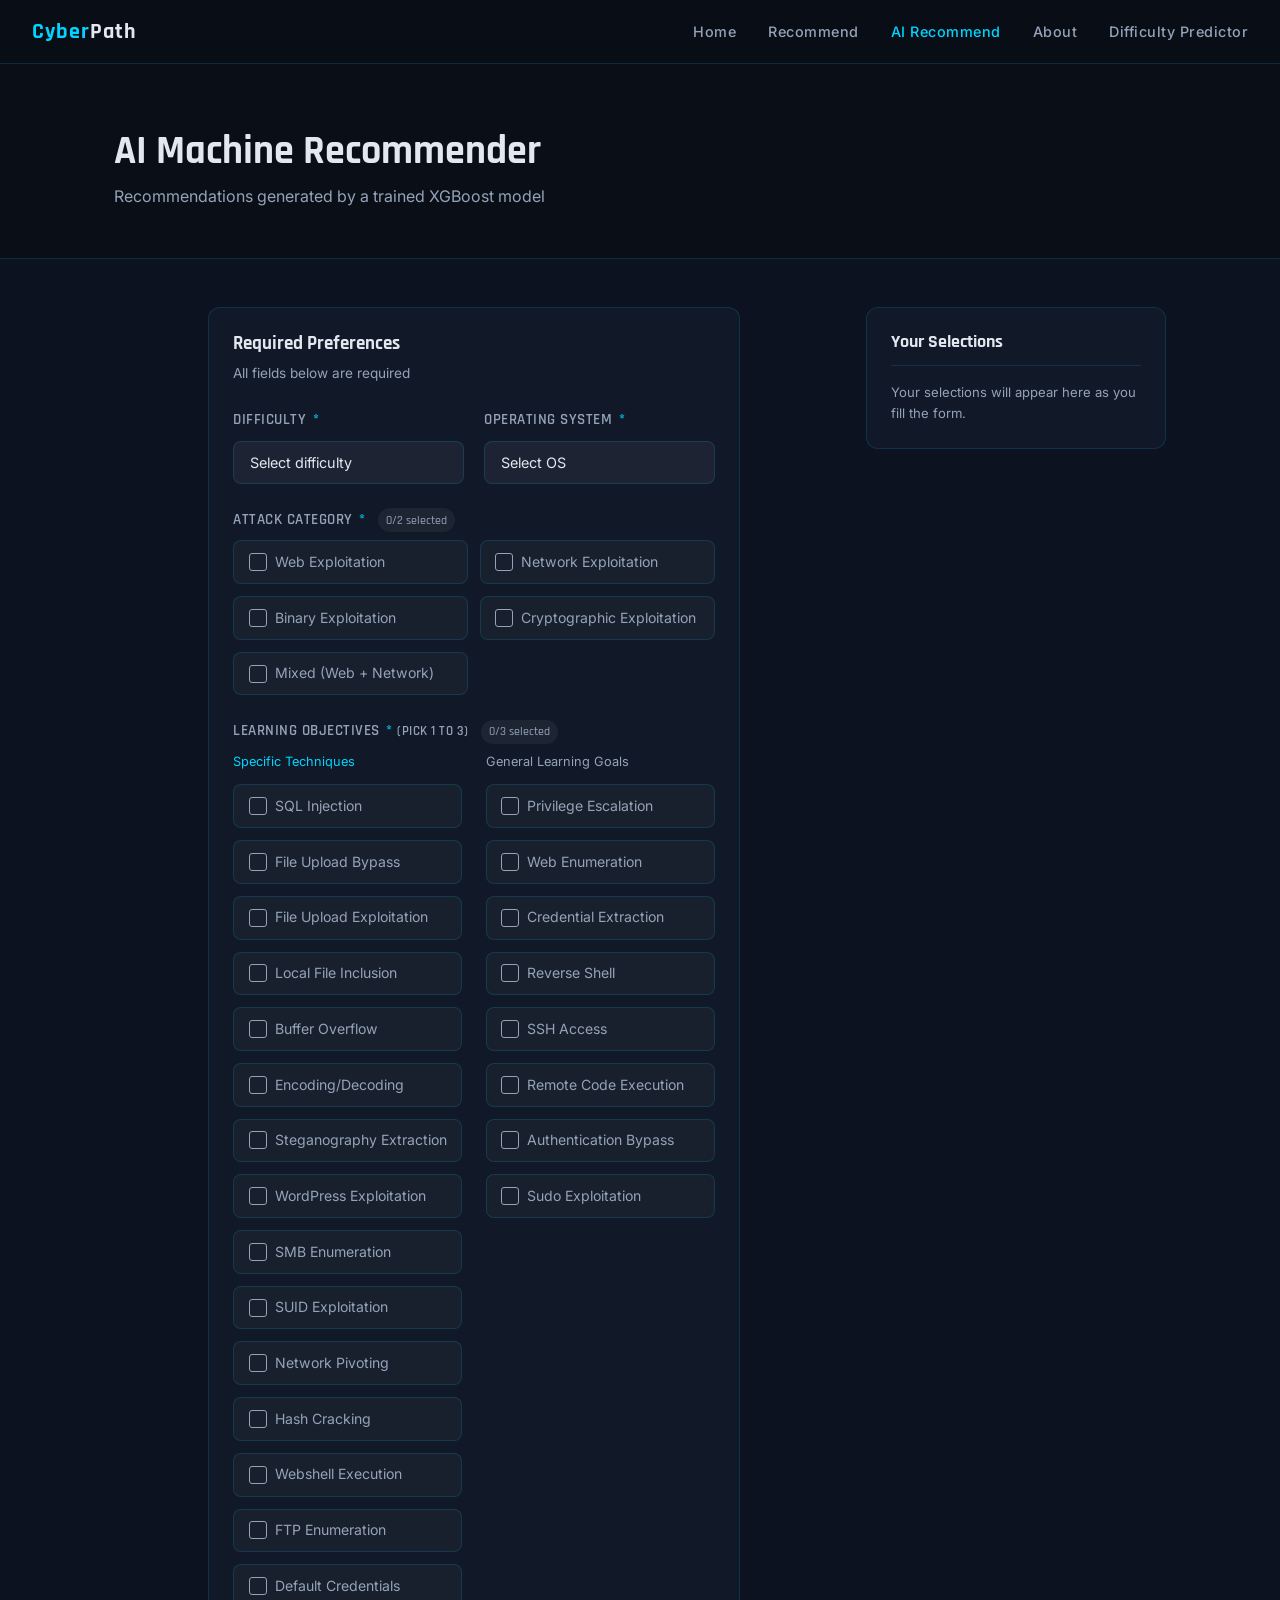
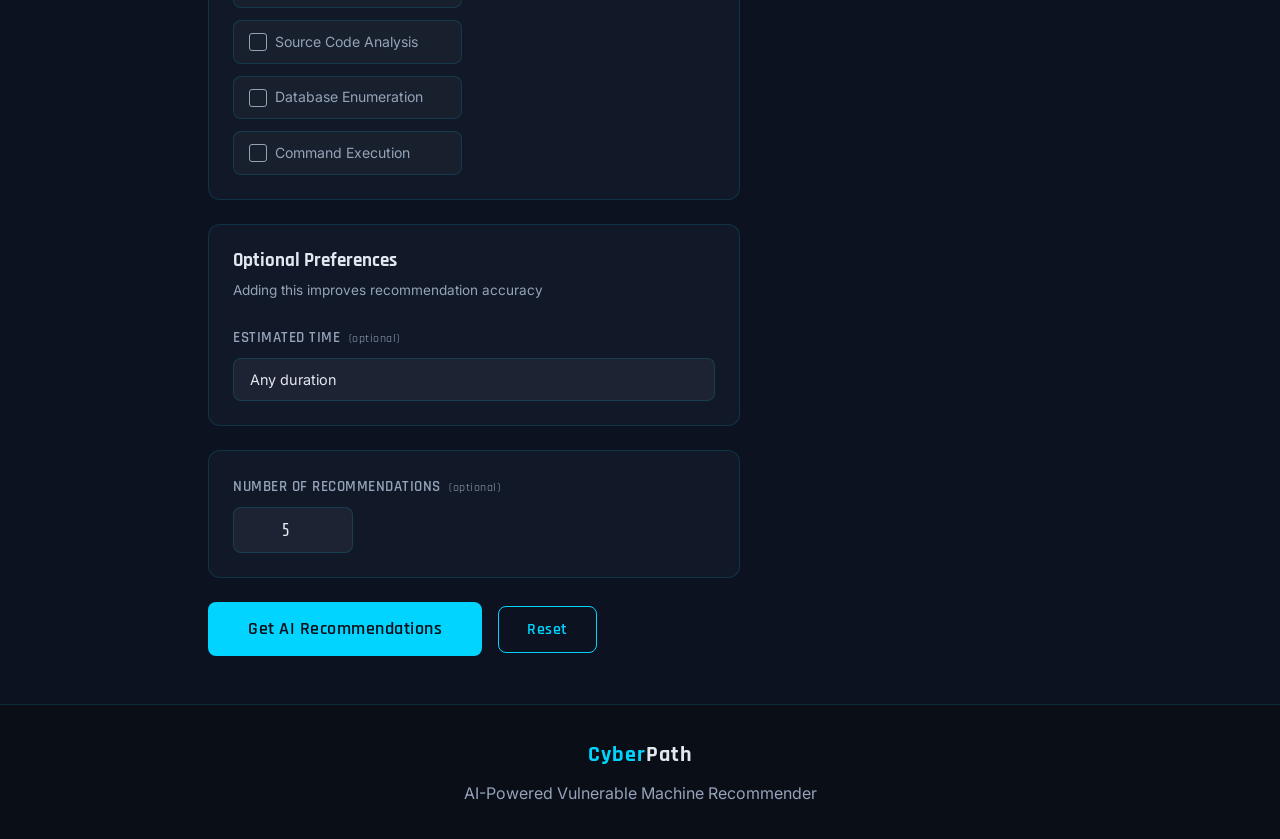
<file: frontend/recommend_ai.html>
<!DOCTYPE html>
<html lang="en">
<head>
  <meta charset="UTF-8"/>
  <meta name="viewport" content="width=device-width, initial-scale=1.0"/>
  <title>AI Recommend — CyberPath</title>
  <link rel="stylesheet" href="style.css"/>
</head>
<body>

  <!-- NAVIGATION -->
  <nav>
    <a href="index.html" class="nav-logo">Cyber<span>Path</span></a>
    <ul class="nav-links">
      <li><a href="index.html">Home</a></li>
      <li><a href="recommend.html">Recommend</a></li>
      <li><a href="recommend_ai.html" class="active">AI Recommend</a></li>
      <li><a href="about.html">About</a></li>
      <li><a href="predict.html">Difficulty Predictor</a></li>
    </ul>
  </nav>

  <!-- PAGE HEADER -->
  <section class="page-header">
    <div class="container">
      <h1>AI Machine Recommender</h1>
      <p class="text-muted">Recommendations generated by a trained XGBoost model</p>
    </div>
  </section>

  <!-- MAIN CONTENT -->
  <section class="recommend-section">
    <div class="container">
      <div class="recommend-layout">

        <!-- FORM -->
        <div class="recommend-form" id="aiRecommendForm">

          <!-- REQUIRED FIELDS -->
          <div class="card">
            <h3 class="section-title">Required Preferences</h3>
            <p class="text-muted" style="font-size:0.85rem; margin-bottom:1.5rem;">
              All fields below are required
            </p>

            <div class="form-row">

              <div class="form-group">
                <label class="form-label">
                  Difficulty <span class="required">*</span>
                </label>
                <select id="ai_difficulty">
                  <option value="">Select difficulty</option>
                  <option value="Easy">Easy</option>
                  <option value="Medium">Medium</option>
                  <option value="Hard">Hard</option>
                </select>
              </div>

              <div class="form-group">
                <label class="form-label">
                  Operating System <span class="required">*</span>
                </label>
                <select id="ai_os_pref">
                  <option value="">Select OS</option>
                  <option value="Linux">Linux</option>
                </select>
              </div>

            </div>

            <div class="form-group mt-3">
              <label class="form-label">
                Attack Category <span class="required">*</span>
                <span class="selection-counter" id="aiAttackCounter" data-max="2">0/2 selected</span>
              </label>
              <div class="checkbox-grid" id="ai_attack_category">
                <label class="checkbox-item"><input type="checkbox" value="Web Exploitation"/> Web Exploitation</label>
                <label class="checkbox-item"><input type="checkbox" value="Network Exploitation"/> Network Exploitation</label>
                <label class="checkbox-item"><input type="checkbox" value="Binary Exploitation"/> Binary Exploitation</label>
                <label class="checkbox-item"><input type="checkbox" value="Cryptographic Exploitation"/> Cryptographic Exploitation</label>
                <label class="checkbox-item"><input type="checkbox" value="Mixed (Web + Network)"/> Mixed (Web + Network)</label>
              </div>
            </div>

            <!-- LEARNING OBJECTIVES (REQUIRED) -->
            <div class="form-group mt-3">
              <label class="form-label">
                Learning Objectives <span class="required">*</span> <small>(pick 1 to 3)</small>
                <span class="selection-counter" id="aiObjectivesCounter" data-max="3">0/3 selected</span>
              </label>

              <!-- side by side: specific + general -->
              <div style="display:grid; grid-template-columns:1fr 1fr; gap:1.5rem;">

                <div>
                  <p style="font-size:0.8rem; color:#00d4ff; margin-bottom:0.75rem;">
                    Specific Techniques
                  </p>
                  <div class="checkbox-grid" id="aiLearningObjectives" style="grid-template-columns:1fr;">
                    <label class="checkbox-item"><input type="checkbox" value="SQL Injection"/> SQL Injection</label>
                    <label class="checkbox-item"><input type="checkbox" value="File Upload Bypass"/> File Upload Bypass</label>
                    <label class="checkbox-item"><input type="checkbox" value="File Upload Exploitation"/> File Upload Exploitation</label>
                    <label class="checkbox-item"><input type="checkbox" value="Local File Inclusion"/> Local File Inclusion</label>
                    <label class="checkbox-item"><input type="checkbox" value="Buffer Overflow"/> Buffer Overflow</label>
                    <label class="checkbox-item"><input type="checkbox" value="Encoding/Decoding"/> Encoding/Decoding</label>
                    <label class="checkbox-item"><input type="checkbox" value="Steganography Extraction"/> Steganography Extraction</label>
                    <label class="checkbox-item"><input type="checkbox" value="WordPress Exploitation"/> WordPress Exploitation</label>
                    <label class="checkbox-item"><input type="checkbox" value="SMB Enumeration"/> SMB Enumeration</label>
                    <label class="checkbox-item"><input type="checkbox" value="SUID Exploitation"/> SUID Exploitation</label>
                    <label class="checkbox-item"><input type="checkbox" value="Network Pivoting"/> Network Pivoting</label>
                    <label class="checkbox-item"><input type="checkbox" value="Hash Cracking"/> Hash Cracking</label>
                    <label class="checkbox-item"><input type="checkbox" value="Webshell Execution"/> Webshell Execution</label>
                    <label class="checkbox-item"><input type="checkbox" value="FTP Enumeration"/> FTP Enumeration</label>
                    <label class="checkbox-item"><input type="checkbox" value="Default Credentials"/> Default Credentials</label>
                    <label class="checkbox-item"><input type="checkbox" value="Source Code Analysis"/> Source Code Analysis</label>
                    <label class="checkbox-item"><input type="checkbox" value="Database Enumeration"/> Database Enumeration</label>
                    <label class="checkbox-item"><input type="checkbox" value="Command Execution"/> Command Execution</label>
                  </div>
                </div>

                <div>
                  <p style="font-size:0.8rem; color:#94a3b8; margin-bottom:0.75rem;">
                    General Learning Goals
                  </p>
                  <div class="checkbox-grid" id="aiLearningObjectivesGeneral" style="grid-template-columns:1fr;">
                    <label class="checkbox-item"><input type="checkbox" value="Privilege Escalation"/> Privilege Escalation</label>
                    <label class="checkbox-item"><input type="checkbox" value="Web Enumeration"/> Web Enumeration</label>
                    <label class="checkbox-item"><input type="checkbox" value="Credential Extraction"/> Credential Extraction</label>
                    <label class="checkbox-item"><input type="checkbox" value="Reverse Shell"/> Reverse Shell</label>
                    <label class="checkbox-item"><input type="checkbox" value="SSH Access"/> SSH Access</label>
                    <label class="checkbox-item"><input type="checkbox" value="Remote Code Execution"/> Remote Code Execution</label>
                    <label class="checkbox-item"><input type="checkbox" value="Authentication Bypass"/> Authentication Bypass</label>
                    <label class="checkbox-item"><input type="checkbox" value="Sudo Exploitation"/> Sudo Exploitation</label>
                  </div>
                </div>

              </div>
            </div>

          </div>

          <!-- OPTIONAL FIELDS -->
          <div class="card">
            <h3 class="section-title">Optional Preferences</h3>
            <p class="text-muted" style="font-size:0.85rem; margin-bottom:1.5rem;">
              Adding this improves recommendation accuracy
            </p>

            <div class="form-row">

              <div class="form-group">
                <label class="form-label">
                  Estimated Time <span class="optional">(optional)</span>
                </label>
                <select id="ai_estimated_time">
                  <option value="">Any duration</option>
                  <option value="<1 hour">&lt;1 hour</option>
                  <option value="1-2 hours">1-2 hours</option>
                  <option value="2-3 hours">2-3 hours</option>
                  <option value="3-4 hours">3-4 hours</option>
                  <option value="4+ hours">4+ hours</option>
                </select>
              </div>

            </div>

          </div>

          <!-- NUMBER OF RECOMMENDATIONS -->
          <div class="card">
            <div class="form-group">
              <label class="form-label">
                Number of Recommendations <span class="optional">(optional)</span>
              </label>
              <input type="number" id="ai_n_recommendations"
                     min="1" max="20" value="5"
                     style="max-width: 120px;"/>
            </div>
          </div>

          <!-- SUBMIT -->
          <div class="form-actions">
            <button class="btn btn-primary btn-large" id="aiSubmitBtn" onclick="getAIRecommendations()">
              Get AI Recommendations
            </button>
            <button class="btn btn-outline" onclick="resetAIForm()">
              Reset
            </button>
          </div>

          <!-- ERROR -->
          <div id="aiErrorMsg" class="error-msg hidden"></div>

        </div>

        <!-- SIDEBAR -->
        <div class="recommend-sidebar">
          <div class="sidebar-card" id="aiSelectionSummary">
            <h3 class="sidebar-title">Your Selections</h3>
            <p class="text-muted" style="font-size:0.82rem;">
              Your selections will appear here as you fill the form.
            </p>
          </div>
        </div>

      </div>
    </div>
  </section>

  <!-- FOOTER -->
  <footer class="footer">
    <div class="container">
      <div class="footer-content">
        <span class="nav-logo">Cyber<span>Path</span></span>
        <p class="text-muted">AI-Powered Vulnerable Machine Recommender</p>
      </div>
    </div>
  </footer>

  <script src="main_ai.js"></script>
</body>
</html>
</file>
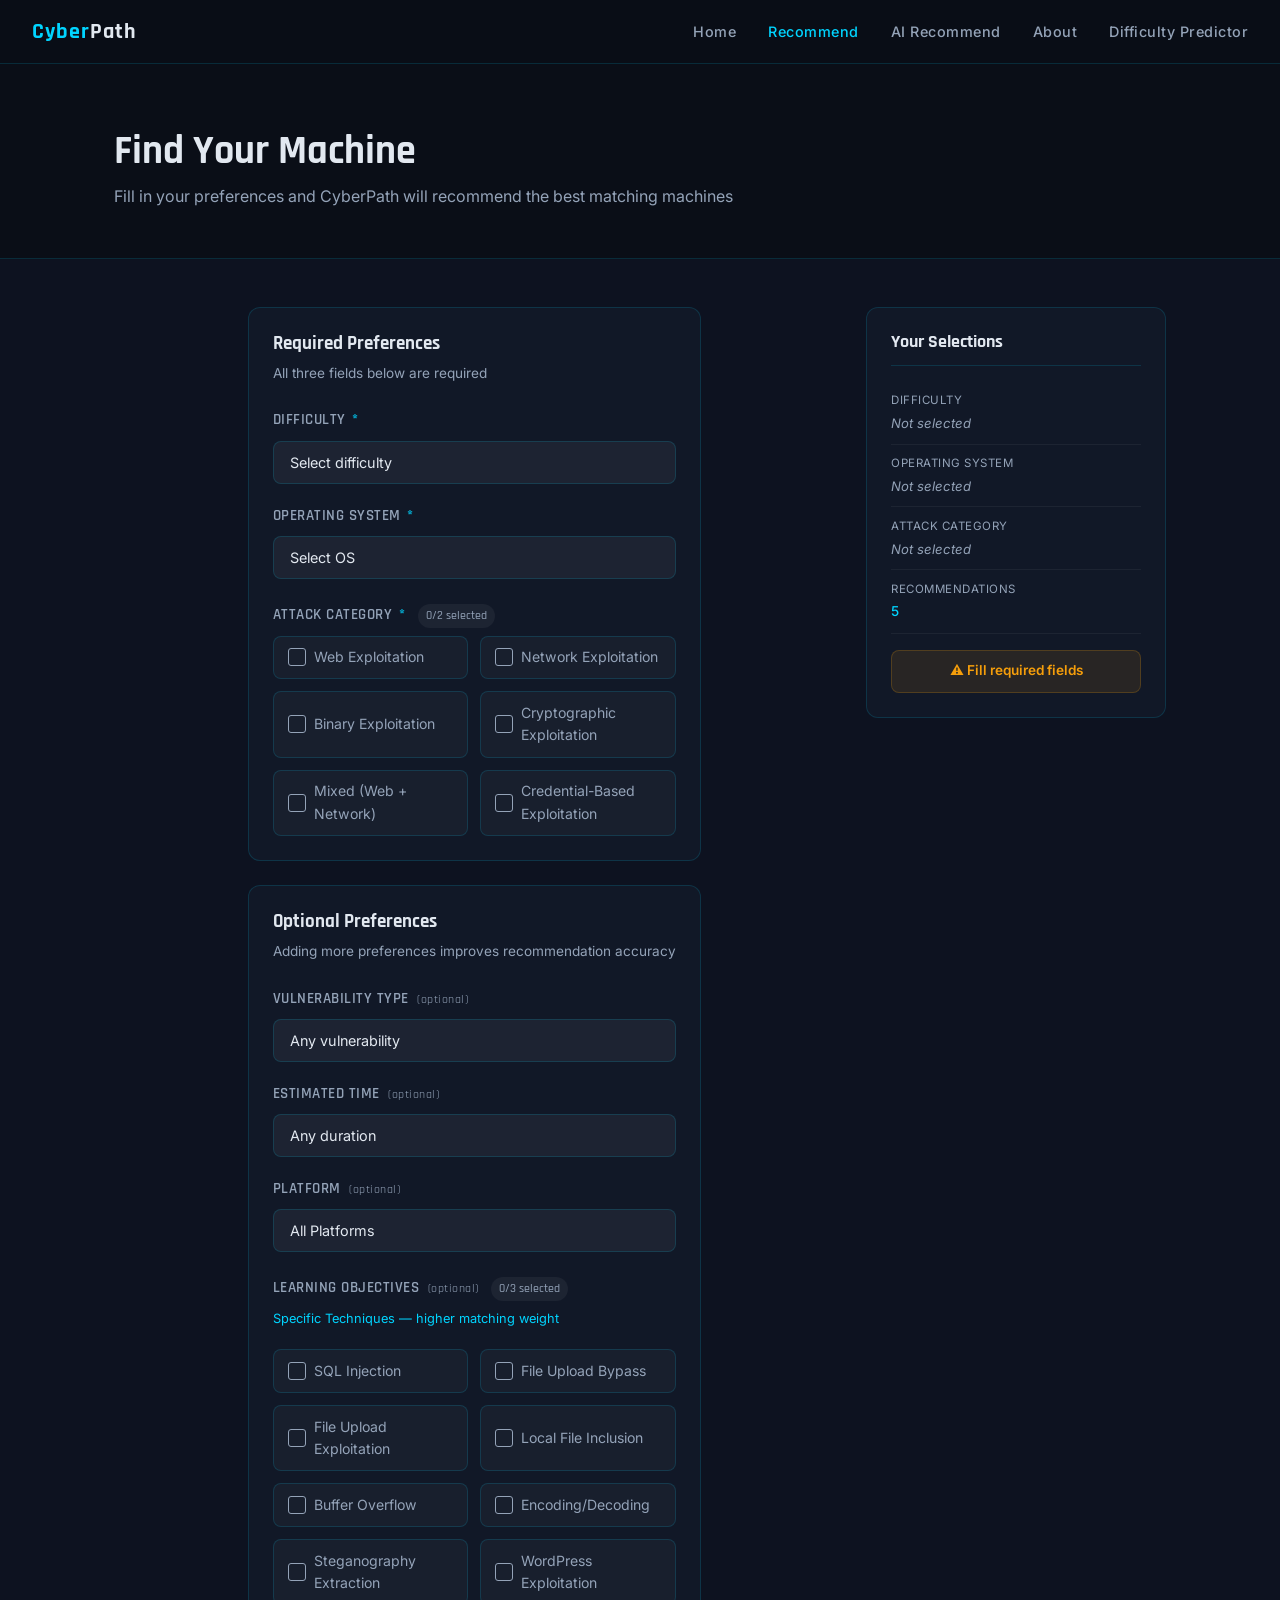
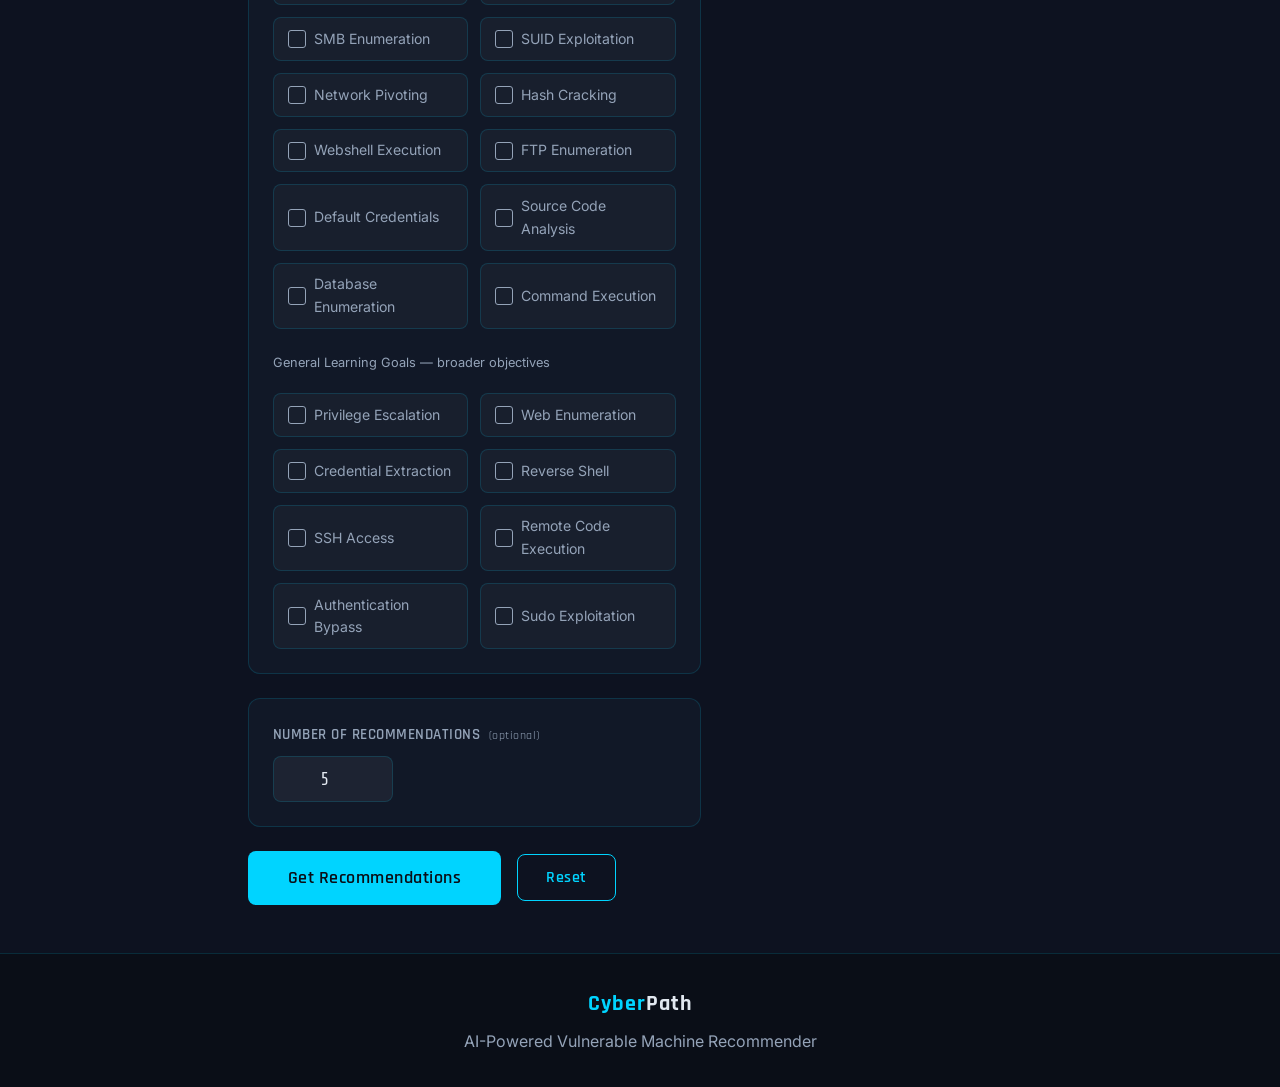
<file: frontend/results.html>
<!DOCTYPE html>
<html lang="en">
<head>
  <meta charset="UTF-8"/>
  <meta name="viewport" content="width=device-width, initial-scale=1.0"/>
  <title>Results — CyberPath</title>
  <link rel="stylesheet" href="style.css"/>
</head>
<body class="results-page">

  <!-- NAVIGATION -->
  <nav>
    <a href="index.html" class="nav-logo">Cyber<span>Path</span></a>
    <ul class="nav-links">
      <li><a href="index.html">Home</a></li>
      <li><a href="recommend.html">Recommend</a></li>
      <li><a href="about.html">About</a></li>
      <li><a href="predict.html">Difficulty Predictor</a></li>
    </ul>
  </nav>

  <!-- PAGE HEADER -->
  <section class="page-header results-header">
    <div class="container">
      <h1>Your Recommendations</h1>
      <p class="text-muted">Based on your preferences, here are the best matching machines</p>
    </div>
  </section>

  <!-- RESULTS SECTION -->
  <section class="results-section">
    <div class="container">

      <!-- STUDENT PREFERENCE SUMMARY -->
      <div class="preference-summary" id="preferenceSummary"></div>

      <!-- MATCH MODE BAR -->
      <div class="match-bar" id="matchBar"></div>

      <!-- RESULTS GRID -->
      <div class="results-grid" id="resultsGrid"></div>

      <!-- BACK BUTTON -->
      <div style="text-align:center; margin-top:3rem; padding-bottom:3rem;">
        <a href="recommend.html" class="btn btn-outline">
          ← Back to Search
        </a>
      </div>

    </div>
  </section>

  <!-- FOOTER -->
  <footer class="footer footer-light">
    <div class="container">
      <div class="footer-content">
        <span class="nav-logo">Cyber<span>Path</span></span>
        <p style="color:#475569; font-size:0.85rem;">AI-Powered Vulnerable Machine Recommender</p>
      </div>
    </div>
  </footer>

  <script src="main.js"></script>
  <script>
    // Load results from sessionStorage
    const raw      = sessionStorage.getItem('cyberpath_results');
    const inputRaw = sessionStorage.getItem('cyberpath_input');

    if (!raw) { window.location.href = 'recommend.html'; }

    const data  = JSON.parse(raw);
    const input = JSON.parse(inputRaw);

    // PREFERENCE SUMMARY 

    const prefSummary = document.getElementById('preferenceSummary');
    let prefHtml = '<div class="pref-title">You Selected:</div><div class="pref-tags">';

    prefHtml += `<span class="pref-tag pref-required">Difficulty: ${input.difficulty}</span>`;
    prefHtml += `<span class="pref-tag pref-required">OS: ${input.os_pref}</span>`;
    prefHtml += `<span class="pref-tag pref-required">Category: ${input.attack_categories.join(', ')}</span>`;

    if (input.learning_objectives && input.learning_objectives.length > 0) {
        prefHtml += `<span class="pref-tag pref-optional">Objectives: ${input.learning_objectives.join(', ')}</span>`;
    }

    if (input.vuln_type) {
        prefHtml += `<span class="pref-tag pref-optional">Vulnerability: ${input.vuln_type}</span>`;
    }

    if (input.estimated_time) {
        prefHtml += `<span class="pref-tag pref-optional">Time: ${input.estimated_time}</span>`;
    }

    if (input.platform) {
        prefHtml += `<span class="pref-tag pref-optional">Platform: ${input.platform}</span>`;
    }

    prefHtml += '</div>';
    prefSummary.innerHTML = prefHtml;

    // MATCH BAR 

    const modeColors = {
        'Exact Match':        '#10b981',
        'Relaxed Difficulty': '#f59e0b',
        'Category Match':     '#00d4ff',
        'Broad Match':        '#f97316',
        'No Match':           '#ef4444'
    };

    const matchBar = document.getElementById('matchBar');
    let matchHtml = `
        <div class="match-item">
            <span class="match-label">Search Mode</span>
            <span class="match-value" style="color:${modeColors[data.match_mode] || '#1e293b'}">
                ${data.match_mode === 'Exact Match' ? 'Standard Search' : data.match_mode}
            </span>
        
        <div class="match-item">
            <span class="match-label">Results Found</span>
            <span class="match-value">${data.results.length}</span>
        </div>
    `;

    if (data.reason) {
        matchHtml += `
            <div class="match-reason">
                ⚠️ ${data.reason}
            </div>
        `;
    }

    // Warning if when selected vulnerability does not match selected category
    if (input.vuln_type && data.results.length > 0) {
        const allMissingVuln = data.results.every(m =>
            m.missing_features.some(f => f.includes('Vulnerability Type'))
        );
        if (allMissingVuln) {
            matchHtml += `
                <div class="match-reason">
                    ⚠️ Note: '${input.vuln_type}' was not found in any recommended machine. 
                    This vulnerability may not be common in '${input.attack_categories.join(', ')}' 
                    machines at '${input.difficulty}' difficulty.
                </div>
            `;
        }
    }

    matchBar.innerHTML = matchHtml;

    //RESULTS GRID 

    const resultsGrid = document.getElementById('resultsGrid');

    if (!data.results || data.results.length === 0) {
        resultsGrid.innerHTML = `
            <div class="no-results">
                <p>No machines found for this combination.</p>
                <p>Try changing your preferences or selecting All Platforms.</p>
                <a href="recommend.html" class="btn btn-primary" style="margin-top:1rem;">
                    Try Again
                </a>
            </div>
        `;
    } else {
        data.results.forEach(machine => {
            const tierColors = {
                'Perfect Match': { bg: '#f0fdf4', border: '#86efac', badge: '#16a34a' },
                'Partial Match': { bg: '#fffbeb', border: '#fcd34d', badge: '#d97706' },
                'Fallback':      { bg: '#fff7ed', border: '#fdba74', badge: '#ea580c' }
            };
            const tc = tierColors[machine.tier] || tierColors['Partial Match'];

            // Matched features html
            const matchedHtml = machine.matched_features.map(f => `
                <div class="feature-item feature-matched">
                    <span class="feature-icon">✅</span>
                    <span>${f}</span>
                </div>
            `).join('');

          
            // Missing features html
            const missingHtml = machine.missing_features.length > 0 ? `
                <div class="missing-section">
                    <div class="missing-title">Not found — features requested by you:</div>
                    ${machine.missing_features.map(f => {
                        // Extract just the feature name from the message
                        
                        const typeMatch = f.match(/^\[([^\]]+)\]/);
                        const featureType = typeMatch ? typeMatch[1] : 'Feature';

                        // Extract feature name from single quotes e.g. 'SQL Injection'
                        const match = f.match(/'([^']+)'/);
                        const featureName = match ? match[1] : f;
                        
                        // Check if message contains extra info about what machine has
                        const extraInfoMatch = f.match(/(?:This machine (?:has|starts with)|this machine takes)[: ] *'?([^']+)'?$/i);
                        const extraInfo = extraInfoMatch ? extraInfoMatch[1] : null;

                        return `
                            <div class="feature-item feature-missing">
                                <span class="feature-icon">❌</span>
                                <div>
                                    <span><strong>${featureType}:</strong> ${featureName} — not found in this machine</span>
                                    ${extraInfo ? `<div style="font-size:0.78rem; color:#64748b; margin-top:0.2rem;">↳ ${extraInfo}</div>` : ''}
                                </div>
                            </div>
                        `;
                    }).join('')}
                </div>
            ` : '';

            

            // Skills required
            const skills = machine.skills_required
                ? machine.skills_required.split(';').map(s => s.trim()).filter(Boolean)
                : [];
            const skillsHtml = skills.map(s =>
                `<span class="skill-tag">${s}</span>`
            ).join('');

            // Learning objectives
            const objectives = machine.learning_objectives
                ? machine.learning_objectives.split(';').map(s => s.trim()).filter(Boolean)
                : [];
            const objectivesHtml = objectives.map(o =>
                `<span class="skill-tag obj-tag">${o}</span>`
            ).join('');

            resultsGrid.innerHTML += `
                <div class="machine-card-light fade-in" style="border-color:${tc.border}; background:${tc.bg};">

                    <!-- CARD HEADER -->
                    <div class="machine-card-header">
                        <div class="machine-rank-badge">#${machine.rank}</div>
                        <div class="machine-title-group">
                            <h3 class="machine-name-light">${machine.machine_name}</h3>
                            <div class="machine-badges">
                                <span class="badge badge-${machine.difficulty.toLowerCase()}">${machine.difficulty}</span>
                                <span class="tier-badge" style="background:${tc.badge}20; color:${tc.badge}; border:1px solid ${tc.badge}40;">
                                    ${machine.tier}
                                </span>
                            </div>
                        </div>
                        <div class="relevance-circle">
                            <span class="relevance-number">${machine.relevance_score}%</span>
                            <span class="relevance-label">Relevance</span>
                        </div>
                    </div>

                    <!-- QUICK INFO -->
                    <div class="machine-quick-info">
                        <span class="quick-item">🖥️ ${machine.os}</span>
                        <span class="quick-item">🌐 ${machine.platform}</span>
                        <span class="quick-item">⏱️ ${machine.estimated_time}</span>
                        <span class="quick-item">🎯 ${machine.attack_category}</span>
                        <span class="quick-item">📊 Learning Objective Match: ${machine.objective_match}</span>
                    </div>

                    <!-- MATCH SUMMARY -->
                    <div class="match-summary-section">
                        ${matchedHtml ? `<div class="features-group">${matchedHtml}</div>` : ''}
                        ${missingHtml ? `<div class="features-group">${missingHtml}</div>` : ''}
                    </div>

                    <!-- ADDITIONAL INFO -->
                    <details class="additional-info">
                        <summary>Additional Machine Info</summary>
                        <div class="additional-content">

                            <div class="info-row">
                                <span class="info-label">Entry Point</span>
                                <span class="info-value">${machine.entry_point}</span>
                            </div>
                            <div class="info-row">
                                <span class="info-label">Attack Path Length</span>
                                <span class="info-value">${machine.attack_path_length} steps</span>
                            </div>
                            <div class="info-row">
                                <span class="info-label">RF Predicted Difficulty</span>
                                <span class="info-value">
                                    <span class="badge badge-${machine.rf_predicted_difficulty.toLowerCase()}">
                                        ${machine.rf_predicted_difficulty}
                                    </span>
                                </span>
                            </div>
                            <div class="info-row">
                                <span class="info-label">Vulnerability Chain</span>
                                <span class="info-value">${machine.vulnerability_type}</span>
                            </div>

                            ${skills.length > 0 ? `
                            <div class="info-row">
                                <span class="info-label">Skills Required</span>
                                <div class="tags-row">${skillsHtml}</div>
                            </div>` : ''}

                            ${objectives.length > 0 ? `
                            <div class="info-row">
                                <span class="info-label">Learning Objectives</span>
                                <div class="tags-row">${objectivesHtml}</div>
                            </div>` : ''}

                        </div>
                    </details>

                </div>
            `;
        });
    }
  </script>
</body>
</html>
</file>
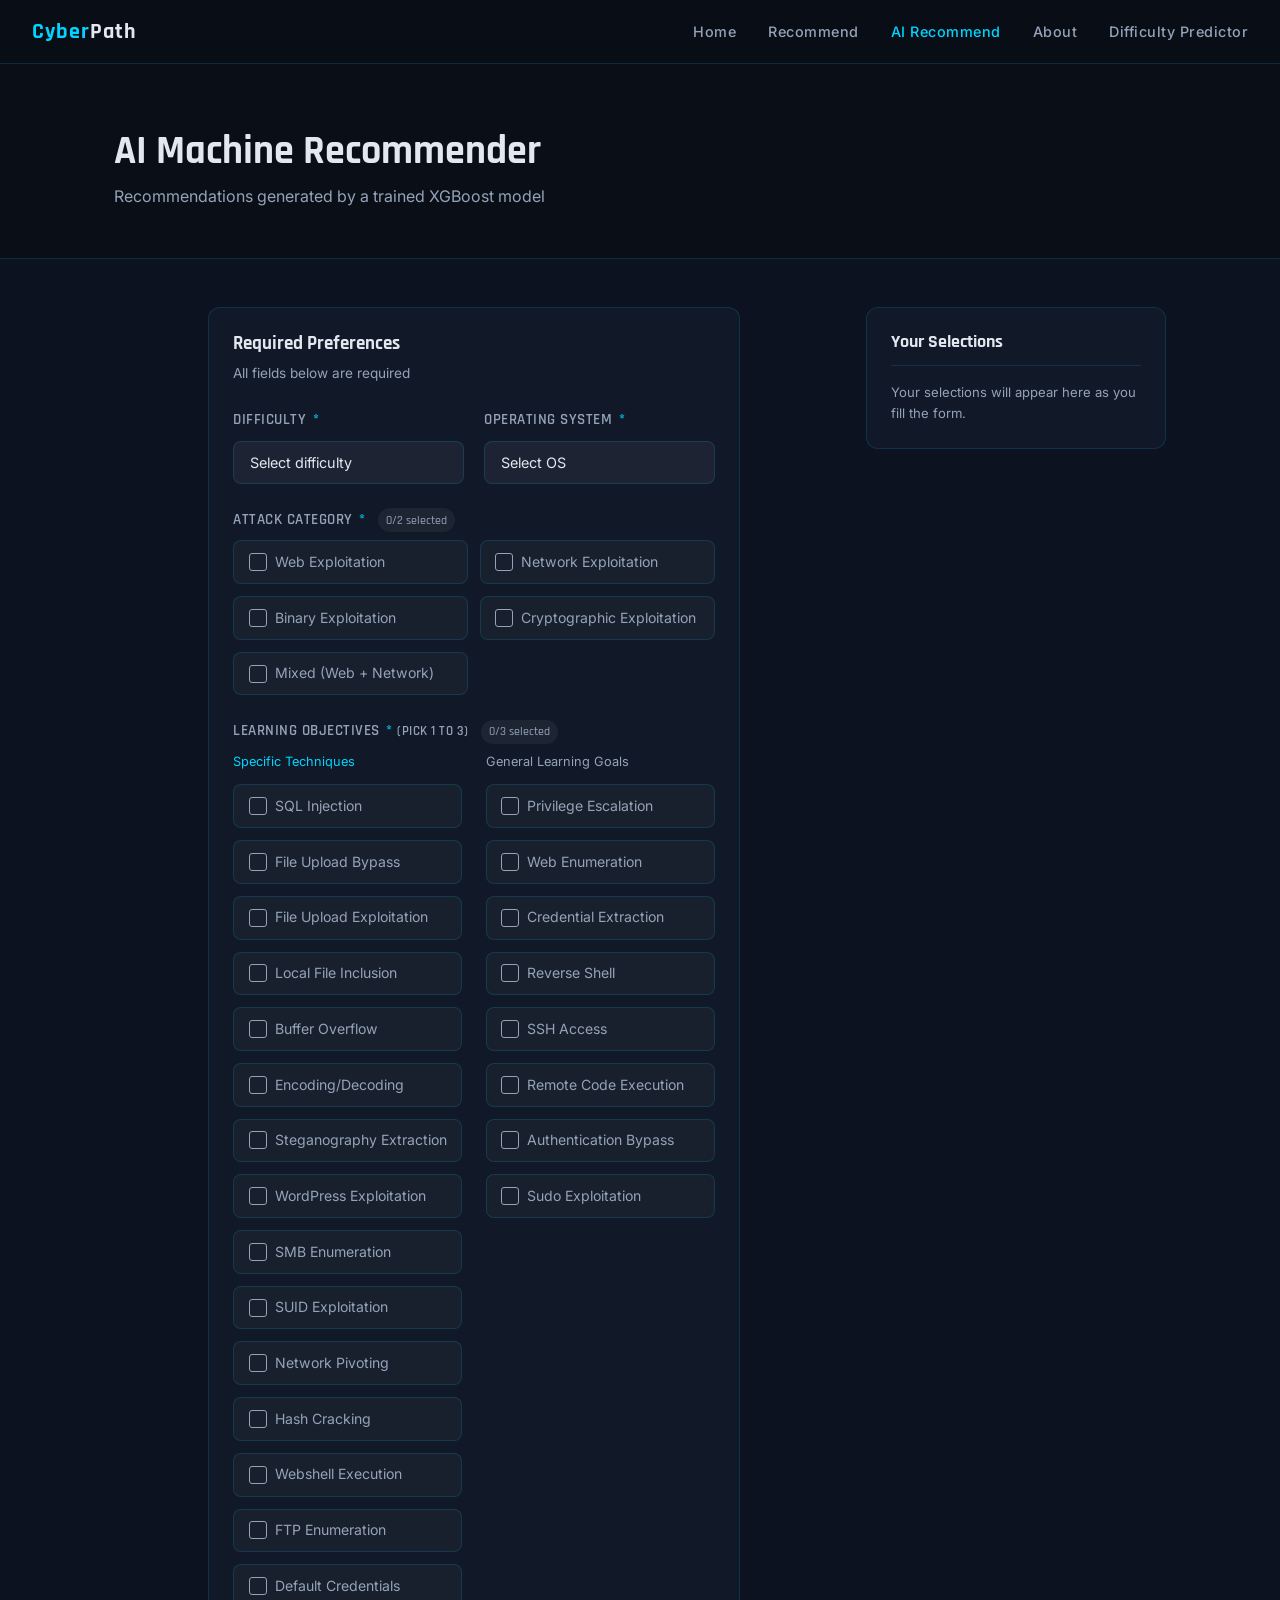
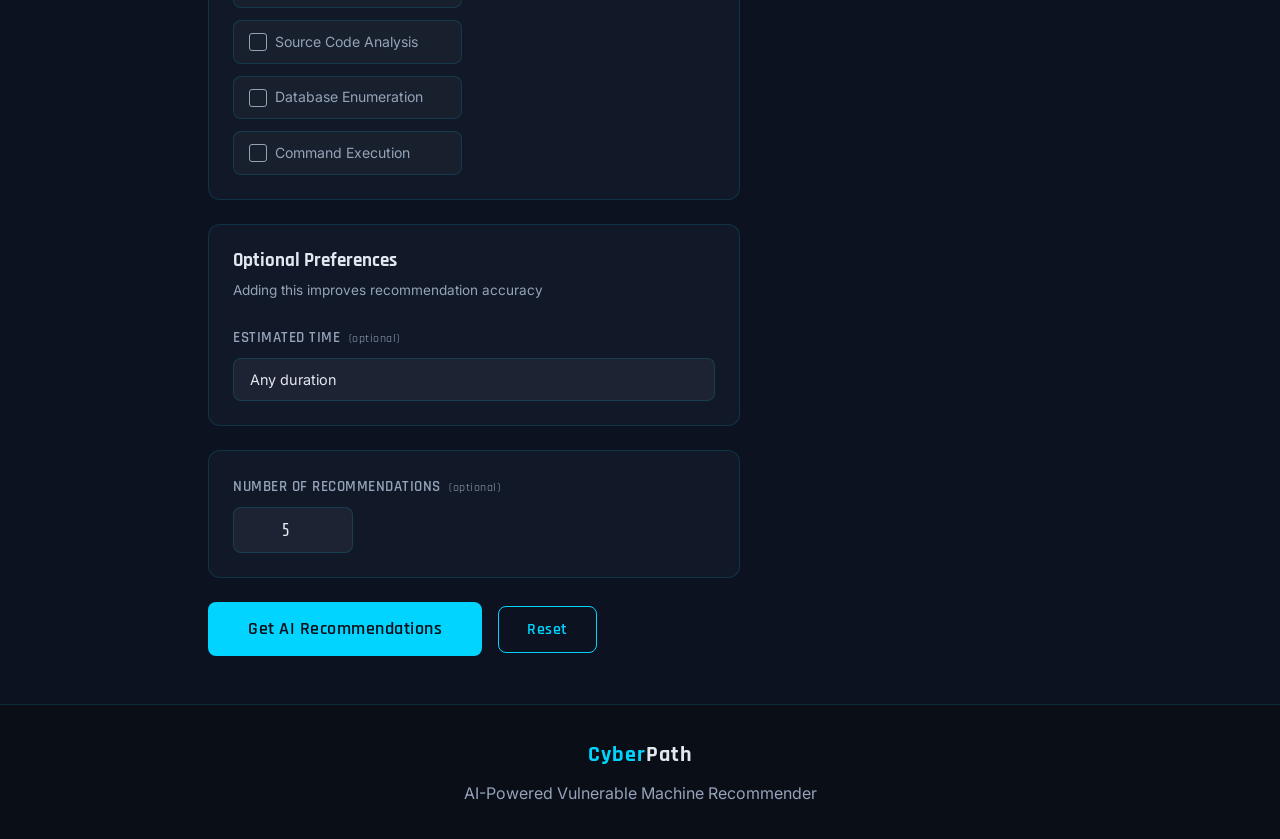
<file: frontend/results_ai.html>
<!DOCTYPE html>
<html lang="en">
<head>
  <meta charset="UTF-8"/>
  <meta name="viewport" content="width=device-width, initial-scale=1.0"/>
  <title>AI Results — CyberPath</title>
  <link rel="stylesheet" href="style.css"/>
</head>
<body class="results-page">

  <!-- NAVIGATION -->
  <nav>
    <a href="index.html" class="nav-logo">Cyber<span>Path</span></a>
    <ul class="nav-links">
      <li><a href="index.html">Home</a></li>
      <li><a href="recommend.html">Recommend</a></li>
      <li><a href="recommend_ai.html" class="active">AI Recommend</a></li>
      <li><a href="about.html">About</a></li>
      <li><a href="predict.html">Difficulty Predictor</a></li>
    </ul>
  </nav>

  <!-- PAGE HEADER -->
  <section class="page-header results-header">
    <div class="container">
      <h1>Your AI Recommendations</h1>
      <p class="text-muted">Generated by a trained XGBoost model based on your preferences</p>
    </div>
  </section>

  <!-- RESULTS SECTION -->
  <section class="results-section">
    <div class="container">

      <!-- STUDENT PREFERENCE SUMMARY -->
      <div class="preference-summary" id="preferenceSummary"></div>

      <!-- MATCH BAR -->
      <div class="match-bar" id="matchBar"></div>

      <!-- RARITY WARNING — shown only when rare combination detected -->
      <div id="rarityWarning"></div>

      <!-- LEGEND -->
      <div class="match-legend" style="display:flex; gap:1.5rem; padding:0.8rem 1rem; margin:1rem 0; background:#f8fafc; border-radius:6px; flex-wrap:wrap; font-size:0.85rem;">
        <span style="font-weight:600; color:#475569;">Match Quality:</span>
        <span style="display:flex; align-items:center; gap:0.4rem;">
          <span style="width:12px; height:12px; border-radius:50%; background:#16a34a; display:inline-block;"></span>
          Excellent (80%+)
        </span>
        <span style="display:flex; align-items:center; gap:0.4rem;">
          <span style="width:12px; height:12px; border-radius:50%; background:#2563eb; display:inline-block;"></span>
          Good (50–80%)
        </span>
        <span style="display:flex; align-items:center; gap:0.4rem;">
          <span style="width:12px; height:12px; border-radius:50%; background:#d97706; display:inline-block;"></span>
          Partial (30–50%)
        </span>
        <span style="display:flex; align-items:center; gap:0.4rem;">
          <span style="width:12px; height:12px; border-radius:50%; background:#ea580c; display:inline-block;"></span>
          Closest (under 30%)
        </span>
      </div>

      <!-- RESULTS GRID -->
      <div class="results-grid" id="resultsGrid"></div>

      <!-- BACK BUTTON -->
      <div style="text-align:center; margin-top:3rem; padding-bottom:3rem;">
        <a href="recommend_ai.html" class="btn btn-outline">
          ← Back to AI Search
        </a>
      </div>

    </div>
  </section>

  <!-- FOOTER -->
  <footer class="footer footer-light">
    <div class="container">
      <div class="footer-content">
        <span class="nav-logo">Cyber<span>Path</span></span>
        <p style="color:#475569; font-size:0.85rem;">AI-Powered Vulnerable Machine Recommender</p>
      </div>
    </div>
  </footer>

  <script>
    // load results from sessionStorage
    const raw      = sessionStorage.getItem('cyberpath_ai_results');
    const inputRaw = sessionStorage.getItem('cyberpath_ai_input');

    if (!raw) { window.location.href = 'recommend_ai.html'; }

    const data  = JSON.parse(raw);
    const input = JSON.parse(inputRaw);

    // preference summary
    const prefSummary = document.getElementById('preferenceSummary');
    let prefHtml = '<div class="pref-title">You Selected:</div><div class="pref-tags">';

    prefHtml += `<span class="pref-tag pref-required">Difficulty: ${input.difficulty}</span>`;
    prefHtml += `<span class="pref-tag pref-required">OS: ${input.os_pref}</span>`;
    prefHtml += `<span class="pref-tag pref-required">Category: ${input.attack_categories.join(', ')}</span>`;

    if (input.learning_objectives && input.learning_objectives.length > 0) {
        prefHtml += `<span class="pref-tag pref-optional">Objectives: ${input.learning_objectives.join(', ')}</span>`;
    }
    if (input.estimated_time) {
        prefHtml += `<span class="pref-tag pref-optional">Time: ${input.estimated_time}</span>`;
    }
    if (input.skill_level) {
        prefHtml += `<span class="pref-tag pref-optional">Skill: ${input.skill_level}</span>`;
    }

    prefHtml += '</div>';
    prefSummary.innerHTML = prefHtml;

    // match bar
    const qualityColors = {
        'Excellent matches found': '#10b981',
        'Good matches found': '#00d4ff',
        'Partial matches - your exact combination is rare': '#f59e0b',
        'Your combination is very rare - showing closest available': '#f97316'
    };

    const matchBar = document.getElementById('matchBar');
    matchBar.innerHTML = `
        <div class="match-item">
            <span class="match-label">Match Quality</span>
            <span class="match-value" style="color:${qualityColors[data.quality_label] || '#1e293b'}">
                ${data.quality_label}
            </span>
        </div>
        <div class="match-item">
            <span class="match-label">Top Score</span>
            <span class="match-value">${(data.top_score * 100).toFixed(1)}%</span>
        </div>
        <div class="match-item">
            <span class="match-label">Model</span>
            <span class="match-value">${data.model_used}</span>
        </div>
        <div class="match-item">
            <span class="match-label">Results Found</span>
            <span class="match-value">${data.recommendations.length}</span>
        </div>
    `;

    // rarity warning — display if backend flagged a rare combination
    const rarityWarningDiv = document.getElementById('rarityWarning');
    if (data.rarity_warning && data.rarity_warning.length > 0) {
        let warningHtml = `
            <div style="
                background: #fff3cd;
                border: 1px solid #ffc107;
                border-left: 4px solid #f59e0b;
                border-radius: 8px;
                padding: 12px 16px;
                margin: 12px 0;
                color: #856404;
            ">
                <div style="font-weight:600; margin-bottom:6px;">⚠️ Dataset Availability Notice</div>
        `;
        data.rarity_warning.forEach(w => {
            warningHtml += `<div style="margin:4px 0; font-size:0.9rem;">• ${w}</div>`;
        });
        warningHtml += `</div>`;
        rarityWarningDiv.innerHTML = warningHtml;
    }

    // results grid
    const resultsGrid = document.getElementById('resultsGrid');

    if (!data.recommendations || data.recommendations.length === 0) {
        resultsGrid.innerHTML = `
            <div class="no-results">
                <p>No machines found. Try changing your preferences.</p>
                <a href="recommend_ai.html" class="btn btn-primary" style="margin-top:1rem;">Try Again</a>
            </div>
        `;
    } else {
        data.recommendations.forEach((machine, idx) => {
            const rel = machine.predicted_relevance;
            let tc;
            if (rel >= 0.8)      tc = { bg:'#f0fdf4', border:'#86efac', badge:'#16a34a', label:'Excellent' };
            else if (rel >= 0.5) tc = { bg:'#eff6ff', border:'#93c5fd', badge:'#2563eb', label:'Good' };
            else if (rel >= 0.3) tc = { bg:'#fffbeb', border:'#fcd34d', badge:'#d97706', label:'Partial' };
            else                 tc = { bg:'#fff7ed', border:'#fdba74', badge:'#ea580c', label:'Closest' };

            const matchedHtml = machine.matched_features.map(f => `
                <div class="feature-item feature-matched">
                    <span class="feature-icon">✅</span>
                    <span>${f}</span>
                </div>
            `).join('');

            const missingHtml = machine.missing_features.length > 0 ? `
                <div class="missing-section">
                    <div class="missing-title">Not matched:</div>
                    ${machine.missing_features.map(f => `
                        <div class="feature-item feature-missing">
                            <span class="feature-icon">❌</span>
                            <span>${f}</span>
                        </div>
                    `).join('')}
                </div>
            ` : '';

            const skills = machine.skills_required
                ? machine.skills_required.split(';').map(s => s.trim()).filter(Boolean) : [];
            const skillsHtml = skills.map(s => `<span class="skill-tag">${s}</span>`).join('');

            const objectives = machine.learning_objectives
                ? machine.learning_objectives.split(';').map(s => s.trim()).filter(Boolean) : [];
            const objectivesHtml = objectives.map(o => `<span class="skill-tag obj-tag">${o}</span>`).join('');

            // count kill chain stages for "model considered" section
            const killStages = (machine.kill_chain_stages || '').split('→').filter(s => s.trim()).length;
            const totalObjs = objectives.length;

            resultsGrid.innerHTML += `
                <div class="machine-card-light fade-in" style="border-color:${tc.border}; background:${tc.bg};">

                    <div class="machine-card-header">
                        <div class="machine-rank-badge">#${idx + 1}</div>
                        <div class="machine-title-group">
                            <h3 class="machine-name-light">${machine.machine_name}</h3>
                            <div class="machine-badges">
                                <span class="badge badge-${machine.difficulty.toLowerCase()}">${machine.difficulty}</span>
                                <span title="${tc.label} match" style="width:14px; height:14px; border-radius:50%; background:${tc.badge}; display:inline-block; vertical-align:middle;"></span>
                            </div>
                        </div>
                        <div class="relevance-circle">
                            <span class="relevance-number">${(rel*100).toFixed(1)}%</span>
                            <span class="relevance-label">AI Score</span>
                        </div>
                    </div>

                    <div class="machine-quick-info">
                        <span class="quick-item">🖥️ ${machine.os}</span>
                        <span class="quick-item">🌐 ${machine.platform}</span>
                        <span class="quick-item">⏱️ ${machine.estimated_time}</span>
                        <span class="quick-item">🎯 ${machine.attack_category}</span>
                    </div>

                    <div class="match-summary-section">
                        ${matchedHtml ? `<div class="features-group">${matchedHtml}</div>` : ''}
                        ${missingHtml ? `<div class="features-group">${missingHtml}</div>` : ''}
                    </div>

                    <details class="additional-info">
                        <summary>Additional Machine Info</summary>
                        <div class="additional-content">

                            <div class="info-row">
                                <span class="info-label">Entry Point</span>
                                <span class="info-value">${machine.entry_point}</span>
                            </div>
                            <div class="info-row">
                                <span class="info-label">Attack Path Length</span>
                                <span class="info-value">${machine.attack_path_length} steps</span>
                            </div>
                            <div class="info-row">
                                <span class="info-label">Vulnerability Chain</span>
                                <span class="info-value">${machine.vulnerability_type}</span>
                            </div>
                            <div class="info-row">
                                <span class="info-label">Kill Chain Stages</span>
                                <span class="info-value">${machine.kill_chain_stages}</span>
                            </div>

                            ${skills.length > 0 ? `
                            <div class="info-row">
                                <span class="info-label">Skills Required</span>
                                <div class="tags-row">${skillsHtml}</div>
                            </div>` : ''}

                            ${objectives.length > 0 ? `
                            <div class="info-row">
                                <span class="info-label">Learning Objectives</span>
                                <div class="tags-row">${objectivesHtml}</div>
                            </div>` : ''}

                            <div class="info-row" style="border-top:1px dashed #cbd5e1; padding-top:0.6rem; margin-top:0.4rem;">
                                <span class="info-label">Other factors model considered</span>
                                <div class="info-value" style="font-size:0.85rem; color:#475569; line-height:1.6;">
                                    • Attack path length: ${machine.attack_path_length} steps<br/>
                                    • Kill chain depth: ${killStages} stages<br/>
                                    • Total objectives covered by this machine: ${totalObjs}<br/>
                                    • Note: the model considers all machine attributes when scoring, not just the ones you selected.
                                </div>
                            </div>

                        </div>
                    </details>

                </div>
            `;
        });
    }
  </script>
</body>
</html>
</file>
<file: frontend/style.css>
/*  CYBERPATH GLOBAL STYLES */
/* Shared across all pages — index.html, recommend.html, results.html        */

@import url('https://fonts.googleapis.com/css2?family=Share+Tech+Mono&family=Rajdhani:wght@400;500;600;700&family=Inter:wght@300;400;500;600&display=swap');

:root {
  --bg-dark:        #0a0e17;
  --bg-card:        #111827;
  --bg-light:       #f0f4f8;
  --bg-light-card:  #ffffff;
  --accent:         #00d4ff;
  --accent2:        #7c3aed;
  --accent3:        #10b981;
  --danger:         #ef4444;
  --warning:        #f59e0b;
  --text-primary:   #e2e8f0;
  --text-secondary: #94a3b8;
  --text-dark:      #1e293b;
  --text-dark-sec:  #475569;
  --border:         rgba(0, 212, 255, 0.15);
  --border-light:   rgba(0, 0, 0, 0.1);
  --glow:           0 0 20px rgba(0, 212, 255, 0.25);
  --shadow:         0 4px 24px rgba(0, 0, 0, 0.4);
  --shadow-light:   0 4px 24px rgba(0, 0, 0, 0.08);
  --radius:         12px;
  --radius-sm:      8px;
  --transition:     all 0.25s ease;
}

* {
  margin: 0;
  padding: 0;
  box-sizing: border-box;
}

html { scroll-behavior: smooth; }

body {
  font-family: 'Inter', sans-serif;
  line-height: 1.6;
  overflow-x: hidden;
}

/* ── TYPOGRAPHY  */

.font-mono { font-family: 'Share Tech Mono', monospace; }
.font-heading { font-family: 'Rajdhani', sans-serif; }

h1, h2, h3 {
  font-family: 'Rajdhani', sans-serif;
  font-weight: 700;
  line-height: 1.2;
}

/* ── NAVIGATION  */

nav {
  position: fixed;
  top: 0; left: 0; right: 0;
  z-index: 100;
  display: flex;
  align-items: center;
  justify-content: space-between;
  padding: 0 2rem;
  height: 64px;
  background: rgba(10, 14, 23, 0.95);
  backdrop-filter: blur(10px);
  border-bottom: 1px solid var(--border);
}

.nav-logo {
  font-family: 'Rajdhani', sans-serif;
  font-size: 1.4rem;
  font-weight: 700;
  color: var(--accent);
  text-decoration: none;
  letter-spacing: 1px;
}

.nav-logo span {
  color: var(--text-primary);
}

.nav-links {
  display: flex;
  gap: 2rem;
  list-style: none;
}

.nav-links a {
  color: var(--text-secondary);
  text-decoration: none;
  font-size: 0.9rem;
  font-weight: 500;
  letter-spacing: 0.5px;
  transition: var(--transition);
}

.nav-links a:hover,
.nav-links a.active {
  color: var(--accent);
}

/* ── BUTTONS  */

.btn {
  display: inline-flex;
  align-items: center;
  justify-content: center;
  gap: 0.5rem;
  padding: 0.75rem 1.75rem;
  border-radius: var(--radius-sm);
  font-family: 'Rajdhani', sans-serif;
  font-size: 1rem;
  font-weight: 600;
  letter-spacing: 0.5px;
  cursor: pointer;
  border: none;
  text-decoration: none;
  transition: var(--transition);
}

.btn-primary {
  background: var(--accent);
  color: #0a0e17;
}

.btn-primary:hover {
  background: #00b8d9;
  transform: translateY(-2px);
  box-shadow: var(--glow);
}

.btn-outline {
  background: transparent;
  color: var(--accent);
  border: 1px solid var(--accent);
}

.btn-outline:hover {
  background: rgba(0, 212, 255, 0.1);
  transform: translateY(-2px);
}

.btn-large {
  padding: 1rem 2.5rem;
  font-size: 1.1rem;
}

.btn:disabled {
  opacity: 0.5;
  cursor: not-allowed;
  transform: none;
}

/* ── CARDS  */

.card {
  background: var(--bg-card);
  border: 1px solid var(--border);
  border-radius: var(--radius);
  padding: 1.5rem;
  transition: var(--transition);
}

.card:hover {
  border-color: rgba(0, 212, 255, 0.3);
  box-shadow: var(--glow);
}

.card-light {
  background: var(--bg-light-card);
  border: 1px solid var(--border-light);
  border-radius: var(--radius);
  padding: 1.5rem;
  box-shadow: var(--shadow-light);
}

/* ── BADGES */

.badge {
  display: inline-flex;
  align-items: center;
  padding: 0.25rem 0.75rem;
  border-radius: 999px;
  font-size: 0.78rem;
  font-weight: 600;
  letter-spacing: 0.5px;
}

.badge-easy    { background: rgba(16,185,129,0.15); color: #10b981; }
.badge-medium  { background: rgba(245,158,11,0.15); color: #f59e0b; }
.badge-hard    { background: rgba(239,68,68,0.15);  color: #ef4444; }
.badge-info    { background: rgba(0,212,255,0.15);  color: #00d4ff; }
.badge-purple  { background: rgba(124,58,237,0.15); color: #7c3aed; }

/* ── MATCH MODE INDICATORS  */

.match-exact      { color: #10b981; }
.match-category   { color: #00d4ff; }
.match-difficulty { color: #f59e0b; }
.match-broad      { color: #f97316; }
.match-none       { color: #ef4444; }

/* ── FORM ELEMENTS  */

.form-group {
  display: flex;
  flex-direction: column;
  gap: 0.5rem;
}

.form-label {
  font-family: 'Rajdhani', sans-serif;
  font-size: 0.95rem;
  font-weight: 600;
  letter-spacing: 0.5px;
  color: var(--text-secondary);
  text-transform: uppercase;
}

.form-label .required {
  color: var(--accent);
  margin-left: 2px;
}

.form-label .optional {
  color: var(--text-secondary);
  font-size: 0.75rem;
  font-weight: 400;
  text-transform: none;
  margin-left: 4px;
}

select, input {
  width: 100%;
  padding: 0.75rem 1rem;
  background: rgba(255,255,255,0.05);
  border: 1px solid var(--border);
  border-radius: var(--radius-sm);
  color: var(--text-primary);
  font-family: 'Inter', sans-serif;
  font-size: 0.9rem;
  transition: var(--transition);
  appearance: none;
  cursor: pointer;
}

select:focus, input:focus {
  outline: none;
  border-color: var(--accent);
  box-shadow: 0 0 0 3px rgba(0,212,255,0.1);
}

/* ── LOADING SPINNER  */

.spinner {
  width: 40px;
  height: 40px;
  border: 3px solid rgba(0,212,255,0.2);
  border-top-color: var(--accent);
  border-radius: 50%;
  animation: spin 0.8s linear infinite;
}

@keyframes spin {
  to { transform: rotate(360deg); }
}

/* ── UTILITY  */

.container {
  max-width: 1100px;
  margin: 0 auto;
  padding: 0 1.5rem;
}

.text-accent  { color: var(--accent); }
.text-muted   { color: var(--text-secondary); }
.text-success { color: #10b981; }
.text-warning { color: #f59e0b; }
.text-danger  { color: #ef4444; }

.mt-1 { margin-top: 0.5rem; }
.mt-2 { margin-top: 1rem; }
.mt-3 { margin-top: 1.5rem; }
.mt-4 { margin-top: 2rem; }

.hidden { display: none !important; }

/* ── ANIMATIONS */

@keyframes fadeIn {
  from { opacity: 0; transform: translateY(16px); }
  to   { opacity: 1; transform: translateY(0); }
}

.fade-in {
  animation: fadeIn 0.4s ease forwards;
}

@keyframes pulse {
  0%, 100% { opacity: 1; }
  50%       { opacity: 0.5; }
}

.pulse { animation: pulse 2s ease infinite; }

/* ── SCROLLBAR  */

::-webkit-scrollbar { width: 6px; }
::-webkit-scrollbar-track { background: var(--bg-dark); }
::-webkit-scrollbar-thumb {
  background: rgba(0,212,255,0.3);
  border-radius: 3px;
}
::-webkit-scrollbar-thumb:hover {
  background: rgba(0,212,255,0.5);
}

/* ── HERO  */

.hero {
  min-height: 100vh;
  background: var(--bg-dark);
  display: flex;
  align-items: center;
  padding-top: 64px;
  position: relative;
  overflow: hidden;
}

.hero-bg {
  position: absolute;
  inset: 0;
  background:
    radial-gradient(ellipse at 20% 50%, rgba(0,212,255,0.07) 0%, transparent 60%),
    radial-gradient(ellipse at 80% 20%, rgba(124,58,237,0.07) 0%, transparent 60%);
  pointer-events: none;
}

.hero-content {
  max-width: 680px;
  padding: 4rem 0;
  animation: fadeIn 0.8s ease forwards;
}

.hero-badge {
  display: inline-block;
  padding: 0.4rem 1rem;
  background: rgba(0,212,255,0.1);
  border: 1px solid var(--border);
  border-radius: 999px;
  color: var(--accent);
  font-size: 0.85rem;
  letter-spacing: 1px;
  margin-bottom: 1.5rem;
}

.hero-title {
  font-size: clamp(2.5rem, 5vw, 4rem);
  color: var(--text-primary);
  margin-bottom: 1.5rem;
  line-height: 1.1;
}

.hero-subtitle {
  font-size: 1.1rem;
  color: var(--text-secondary);
  line-height: 1.7;
  margin-bottom: 2.5rem;
  max-width: 540px;
}

.hero-actions {
  display: flex;
  gap: 1rem;
  flex-wrap: wrap;
  margin-bottom: 3rem;
}

.hero-stats {
  display: flex;
  align-items: center;
  gap: 2rem;
}

.stat {
  display: flex;
  flex-direction: column;
  gap: 0.25rem;
}

.stat-number {
  font-size: 1.6rem;
  font-weight: 700;
  color: var(--accent);
}

.stat-label {
  font-size: 0.8rem;
  color: var(--text-secondary);
  text-transform: uppercase;
  letter-spacing: 0.5px;
}

.stat-divider {
  width: 1px;
  height: 40px;
  background: var(--border);
}

/* ── FOOTER  */

.footer {
  background: var(--bg-dark);
  border-top: 1px solid var(--border);
  padding: 2rem 0;
}

.footer-content {
  display: flex;
  flex-direction: column;
  align-items: center;
  gap: 0.5rem;
  text-align: center;
}

/* ── PAGE HEADER  */

.page-header {
  background: var(--bg-dark);
  padding: 8rem 0 3rem;
  border-bottom: 1px solid var(--border);
}

.page-header h1 {
  font-size: 2.5rem;
  color: var(--text-primary);
  margin-bottom: 0.5rem;
}

/* ── RECOMMEND SECTION  */

.recommend-section {
  background: #0d1220;
  min-height: 70vh;
  padding: 3rem 0;
}

.recommend-form {
  max-width: 750px;
  margin: 0 auto;
  display: flex;
  flex-direction: column;
  gap: 1.5rem;
}


/* ── FORM STYLES  */

.section-title {
  font-size: 1.2rem;
  color: var(--text-primary);
  margin-bottom: 0.5rem;
}

.form-row {
  display: grid;
  grid-template-columns: repeat(auto-fit, minmax(200px, 1fr));
  gap: 1.25rem;
}

.checkbox-grid {
  display: grid;
  grid-template-columns: repeat(auto-fill, minmax(180px, 1fr));
  gap: 0.75rem;
}

.checkbox-item {
  display: flex;
  align-items: center;
  gap: 0.5rem;
  padding: 0.6rem 0.9rem;
  background: rgba(255,255,255,0.03);
  border: 1px solid var(--border);
  border-radius: var(--radius-sm);
  cursor: pointer;
  font-size: 0.88rem;
  color: var(--text-secondary);
  transition: var(--transition);
}

.checkbox-item:hover {
  border-color: rgba(0,212,255,0.3);
  color: var(--text-primary);
}

.checkbox-item input[type="checkbox"] {
  width: 16px;
  height: 16px;
  accent-color: var(--accent);
  cursor: pointer;
}

.checkbox-item:has(input:checked) {
  border-color: var(--accent);
  background: rgba(0,212,255,0.08);
  color: var(--text-primary);
}

.form-actions {
  display: flex;
  gap: 1rem;
  align-items: center;
}

.error-msg {
  padding: 1rem 1.25rem;
  background: rgba(239,68,68,0.1);
  border: 1px solid rgba(239,68,68,0.3);
  border-radius: var(--radius-sm);
  color: #ef4444;
  font-size: 0.9rem;
}

select option {
  background: #28364e;
  color: #e2e8f0;
}

/* ── SLIDER  */

.slider {
  -webkit-appearance: none;
  width: 100%;
  height: 4px;
  border-radius: 2px;
  background: var(--border);
  outline: none;
  padding: 0;
  border: none;
  cursor: pointer;
}

.slider::-webkit-slider-thumb {
  -webkit-appearance: none;
  width: 20px;
  height: 20px;
  border-radius: 50%;
  background: var(--accent);
  cursor: pointer;
  box-shadow: 0 0 8px rgba(0,212,255,0.5);
}

.slider-value {
  display: inline-block;
  background: rgba(0,212,255,0.15);
  color: var(--accent);
  font-family: 'Share Tech Mono', monospace;
  font-size: 1rem;
  padding: 0.1rem 0.6rem;
  border-radius: 4px;
  margin-left: 0.5rem;
}

.slider-labels {
  display: flex;
  justify-content: space-between;
  color: var(--text-secondary);
  font-size: 0.78rem;
  margin-top: 0.4rem;
}


/* ── NUMBER INPUT */

input[type="number"] {
  background: rgba(255,255,255,0.05);
  border: 1px solid var(--border);
  border-radius: var(--radius-sm);
  color: var(--text-primary);
  font-family: 'Share Tech Mono', monospace;
  font-size: 1.1rem;
  padding: 0.75rem 1rem;
  text-align: center;
  transition: var(--transition);
}

input[type="number"]:focus {
  outline: none;
  border-color: var(--accent);
  box-shadow: 0 0 0 3px rgba(0,212,255,0.1);
  background: rgba(0,212,255,0.05);
}

/* ── CHECKBOX TICK  */

.checkbox-item input[type="checkbox"] {
  display: none;
}

.checkbox-item::before {
  content: '';
  width: 16px;
  height: 16px;
  border: 1.5px solid var(--text-secondary);
  border-radius: 3px;
  flex-shrink: 0;
  transition: var(--transition);
}

.checkbox-item:has(input:checked)::before {
  content: '✓';
  display: flex;
  align-items: center;
  justify-content: center;
  background: var(--accent);
  border-color: var(--accent);
  color: #0a0e17;
  font-size: 0.7rem;
  font-weight: 700;
}


/* ── RESULTS  */

.results-section {
  background: #0d1220;
  min-height: 70vh;
  padding: 3rem 0;
}

.summary-bar {
  display: flex;
  flex-wrap: wrap;
  gap: 1.5rem;
  align-items: center;
  background: var(--bg-card);
  border: 1px solid var(--border);
  border-radius: var(--radius);
  padding: 1.25rem 1.5rem;
  margin-bottom: 2rem;
}

.summary-item {
  display: flex;
  flex-direction: column;
  gap: 0.25rem;
}

.summary-label {
  font-size: 0.75rem;
  color: var(--text-secondary);
  text-transform: uppercase;
  letter-spacing: 0.5px;
}

.summary-value {
  font-size: 0.9rem;
  font-weight: 600;
  color: var(--text-primary);
}

.summary-reason {
  width: 100%;
  padding: 0.75rem 1rem;
  background: rgba(245,158,11,0.1);
  border: 1px solid rgba(245,158,11,0.2);
  border-radius: var(--radius-sm);
  color: #f59e0b;
  font-size: 0.85rem;
}

.results-grid {
  display: grid;
  grid-template-columns: repeat(auto-fill, minmax(340px, 1fr));
  gap: 1.5rem;
}

.machine-card {
  background: var(--bg-card);
  border: 1px solid var(--border);
  border-radius: var(--radius);
  padding: 1.5rem;
  position: relative;
  transition: var(--transition);
}

.machine-card:hover {
  border-color: rgba(0,212,255,0.3);
  transform: translateY(-3px);
  box-shadow: var(--glow);
}

.machine-rank {
  position: absolute;
  top: 1rem;
  right: 1rem;
  font-size: 1.2rem;
  color: var(--accent);
  opacity: 0.6;
}

.machine-header {
  display: flex;
  align-items: center;
  gap: 0.75rem;
  margin-bottom: 1rem;
  padding-right: 2rem;
}

.machine-name {
  font-size: 1.1rem;
  color: var(--text-primary);
  font-family: 'Rajdhani', sans-serif;
}

.machine-meta {
  display: flex;
  flex-wrap: wrap;
  gap: 0.75rem;
  margin-bottom: 1rem;
}

.meta-item {
  font-size: 0.82rem;
  color: var(--text-secondary);
  background: rgba(160, 162, 185, 0.04);
  padding: 0.25rem 0.6rem;
  border-radius: 4px;
}

.machine-details {
  display: flex;
  flex-direction: column;
  gap: 0.6rem;
  border-top: 1px solid var(--border);
  padding-top: 1rem;
}

.detail-row {
  display: flex;
  justify-content: space-between;
  align-items: center;
  gap: 1rem;
}

.detail-label {
  font-size: 0.8rem;
  color: var(--text-secondary);
  flex-shrink: 0;
}

.detail-value {
  font-size: 0.85rem;
  color: var(--text-primary);
  text-align: right;
}

.similarity-score {
  font-family: 'Share Tech Mono', monospace;
  font-size: 1rem;
  color: var(--accent3);
  font-weight: 700;
}

.machine-warning {
  margin-top: 0.75rem;
  padding: 0.5rem 0.75rem;
  background: rgba(245,158,11,0.08);
  border-left: 3px solid #f59e0b;
  border-radius: 0 4px 4px 0;
  font-size: 0.8rem;
  color: #f59e0b;
}

.no-results {
  text-align: center;
  padding: 4rem 2rem;
  color: var(--text-secondary);
}


/* ── MACHINE CARD COLOR  */

.machine-card {
  background: #1a2235;
  border: 1px solid rgba(0,212,255,0.15);
  border-radius: var(--radius);
  padding: 1.5rem;
  position: relative;
  transition: var(--transition);
}

/* ── RECOMMEND LAYOUT  */

.recommend-layout {
  display: grid;
  grid-template-columns: 1fr 300px;
  gap: 2rem;
  align-items: start;
}

.recommend-sidebar {
  position: sticky;
  top: 80px;
}

.sidebar-card {
  background: var(--bg-card);
  border: 1px solid var(--border);
  border-radius: var(--radius);
  padding: 1.5rem;
}

.sidebar-title {
  font-size: 1.1rem;
  color: var(--text-primary);
  margin-bottom: 1rem;
  padding-bottom: 0.75rem;
  border-bottom: 1px solid var(--border);
}

.sidebar-item {
  display: flex;
  flex-direction: column;
  gap: 0.2rem;
  padding: 0.6rem 0;
  border-bottom: 1px solid rgba(255,255,255,0.05);
}

.sidebar-item.empty .sidebar-value {
  color: var(--text-secondary);
  font-style: italic;
  font-size: 0.82rem;
}

.sidebar-item.selected .sidebar-value {
  color: var(--accent);
  font-size: 0.85rem;
  font-weight: 500;
}

.sidebar-label {
  font-size: 0.72rem;
  color: var(--text-secondary);
  text-transform: uppercase;
  letter-spacing: 0.5px;
}

.sidebar-ready {
  margin-top: 1rem;
  padding: 0.6rem 1rem;
  border-radius: var(--radius-sm);
  font-size: 0.85rem;
  font-weight: 600;
  text-align: center;
}

.sidebar-ready.ready {
  background: rgba(16,185,129,0.15);
  color: #10b981;
  border: 1px solid rgba(16,185,129,0.3);
}

.sidebar-ready.not-ready {
  background: rgba(245,158,11,0.1);
  color: #f59e0b;
  border: 1px solid rgba(245,158,11,0.2);
}

.selection-counter {
  display: inline-block;
  font-size: 0.75rem;
  font-weight: 500;
  color: var(--text-secondary);
  background: rgba(255,255,255,0.05);
  padding: 0.15rem 0.5rem;
  border-radius: 999px;
  margin-left: 0.5rem;
  text-transform: none;
  letter-spacing: 0;
}

.selection-counter.full {
  background: rgba(0,212,255,0.15);
  color: var(--accent);
}


/* ── RESULTS PAGE */

.results-page {
  background: #f0f4f8;
}

.results-header {
  background: var(--bg-dark);
}

.results-section {
  background: #f0f4f8;
  min-height: 70vh;
  padding: 2rem 0;
}

/* PREFERENCE SUMMARY */
.preference-summary {
  background: white;
  border-radius: var(--radius);
  padding: 1.25rem 1.5rem;
  margin-bottom: 1.5rem;
  box-shadow: var(--shadow-light);
  display: flex;
  align-items: center;
  flex-wrap: wrap;
  gap: 0.75rem;
}

.pref-title {
  font-family: 'Rajdhani', sans-serif;
  font-weight: 700;
  font-size: 0.9rem;
  color: var(--text-dark);
  text-transform: uppercase;
  letter-spacing: 0.5px;
  margin-right: 0.5rem;
}

.pref-tags {
  display: flex;
  flex-wrap: wrap;
  gap: 0.5rem;
}

.pref-tag {
  display: inline-flex;
  align-items: center;
  padding: 0.3rem 0.8rem;
  border-radius: 999px;
  font-size: 0.82rem;
  font-weight: 500;
}

.pref-required {
  background: #dbeafe;
  color: #1d4ed8;
  border: 1px solid #bfdbfe;
}

.pref-optional {
  background: #f3e8ff;
  color: #7c3aed;
  border: 1px solid #e9d5ff;
}

/* MATCH BAR */
.match-bar {
  background: white;
  border-radius: var(--radius);
  padding: 1rem 1.5rem;
  margin-bottom: 1.5rem;
  box-shadow: var(--shadow-light);
  display: flex;
  flex-wrap: wrap;
  gap: 2rem;
  align-items: center;
}

.match-item {
  display: flex;
  flex-direction: column;
  gap: 0.2rem;
}

.match-label {
  font-size: 0.72rem;
  color: var(--text-dark-sec);
  text-transform: uppercase;
  letter-spacing: 0.5px;
}

.match-value {
  font-size: 0.95rem;
  font-weight: 600;
  color: var(--text-dark);
}

.match-reason {
  width: 100%;
  padding: 0.6rem 1rem;
  background: #fffbeb;
  border: 1px solid #fcd34d;
  border-radius: var(--radius-sm);
  color: #92400e;
  font-size: 0.85rem;
}

/* RESULTS GRID */
.results-grid {
  display: grid;
  grid-template-columns: repeat(2, 1fr);
  gap: 1.5rem;
}

/* MACHINE CARD LIGHT */
.machine-card-light {
  background: white;
  border: 1px solid #e2e8f0;
  border-radius: var(--radius);
  padding: 1.5rem;
  box-shadow: var(--shadow-light);
  transition: var(--transition);
}

.machine-card-light:hover {
  transform: translateY(-3px);
  box-shadow: 0 8px 30px rgba(0,0,0,0.12);
}

.machine-card-header {
  display: flex;
  align-items: flex-start;
  gap: 1rem;
  margin-bottom: 1rem;
}

.machine-rank-badge {
  font-family: 'Share Tech Mono', monospace;
  font-size: 1.3rem;
  font-weight: 700;
  color: #94a3b8;
  min-width: 36px;
}

.machine-title-group {
  flex: 1;
}

.machine-name-light {
  font-family: 'Rajdhani', sans-serif;
  font-size: 1.3rem;
  font-weight: 700;
  color: #0f172a;
  margin-bottom: 0.4rem;
}

.machine-badges {
  display: flex;
  gap: 0.5rem;
  flex-wrap: wrap;
}

.tier-badge {
  display: inline-flex;
  align-items: center;
  padding: 0.2rem 0.6rem;
  border-radius: 999px;
  font-size: 0.75rem;
  font-weight: 600;
}

.relevance-circle {
  display: flex;
  flex-direction: column;
  align-items: center;
  justify-content: center;
  min-width: 64px;
  height: 64px;
  background: #f8fafc;
  border: 2px solid #e2e8f0;
  border-radius: 50%;
}

.relevance-number {
  font-family: 'Share Tech Mono', monospace;
  font-size: 1rem;
  font-weight: 700;
  color: #0f172a;
  line-height: 1;
}

.relevance-label {
  font-size: 0.6rem;
  color: #94a3b8;
  text-transform: uppercase;
  letter-spacing: 0.3px;
}

/* QUICK INFO */
.machine-quick-info {
  display: flex;
  flex-wrap: wrap;
  gap: 0.5rem;
  margin-bottom: 1rem;
  padding-bottom: 1rem;
  border-bottom: 1px solid #f1f5f9;
}

.quick-item {
  font-size: 0.8rem;
  color: #475569;
  background: #f8fafc;
  padding: 0.25rem 0.6rem;
  border-radius: 4px;
  border: 1px solid #e2e8f0;
}

/* MATCH SUMMARY */
.match-summary-section {
  margin-bottom: 1rem;
}

.features-group {
  display: flex;
  flex-direction: column;
  gap: 0.3rem;
  margin-bottom: 0.5rem;
}

.feature-item {
  display: flex;
  align-items: flex-start;
  gap: 0.5rem;
  font-size: 0.82rem;
  padding: 0.3rem 0.5rem;
  border-radius: 4px;
}

.feature-matched {
  background: #f0fdf4;
  color: #166534;
}

.feature-missing {
  background: #fef2f2;
  color: #991b1b;
}

.feature-icon {
  flex-shrink: 0;
  font-size: 0.75rem;
}

/* ADDITIONAL INFO */
.additional-info {
  border-top: 1px solid #f1f5f9;
  padding-top: 1rem;
}

.additional-info summary {
  font-family: 'Rajdhani', sans-serif;
  font-size: 0.9rem;
  font-weight: 600;
  color: #475569;
  cursor: pointer;
  user-select: none;
  padding: 0.25rem 0;
}

.additional-info summary:hover {
  color: #1e293b;
}

.additional-content {
  padding-top: 1rem;
  display: flex;
  flex-direction: column;
  gap: 0.75rem;
}

.info-row {
  display: flex;
  flex-direction: column;
  gap: 0.3rem;
}

.info-label {
  font-size: 0.72rem;
  color: #94a3b8;
  text-transform: uppercase;
  letter-spacing: 0.5px;
}

.info-value {
  font-size: 0.85rem;
  color: #334155;
  line-height: 1.5;
}

.tags-row {
  display: flex;
  flex-wrap: wrap;
  gap: 0.4rem;
  margin-top: 0.25rem;
}

.skill-tag {
  display: inline-flex;
  padding: 0.2rem 0.6rem;
  background: #f1f5f9;
  color: #475569;
  border-radius: 4px;
  font-size: 0.75rem;
  border: 1px solid #e2e8f0;
}

.obj-tag {
  background: #eff6ff;
  color: #1d4ed8;
  border-color: #bfdbfe;
}

/* NO RESULTS */
.no-results {
  grid-column: 1 / -1;
  text-align: center;
  padding: 4rem 2rem;
  color: #64748b;
  background: white;
  border-radius: var(--radius);
}

/* FOOTER LIGHT */
.footer-light {
  background: white;
  border-top: 1px solid #e2e8f0;
}

/* ── MISSING SECTION  */

.missing-section {
  margin-top: 0.5rem;
}

.missing-title {
  font-size: 0.78rem;
  font-weight: 600;
  color: #991b1b;
  text-transform: uppercase;
  letter-spacing: 0.5px;
  margin-bottom: 0.4rem;
}

/* ── ABOUT PAGE */

.about-page-section {
  background: #0d1220;
  min-height: 70vh;
  padding: 4rem 0;
}

.about-content {
  max-width: 800px;
  margin: 0 auto;
  display: flex;
  flex-direction: column;
  gap: 3rem;
}

.about-block {
  background: var(--bg-card);
  border: 1px solid var(--border);
  border-radius: var(--radius);
  padding: 2rem;
}

.about-block h2 {
  font-size: 1.5rem;
  color: var(--text-primary);
  margin-bottom: 1rem;
}

.about-block p {
  color: var(--text-secondary);
  line-height: 1.8;
  margin-bottom: 1rem;
}

.about-block p:last-child {
  margin-bottom: 0;
}

.about-block strong {
  color: var(--text-primary);
}

.about-block-highlight {
  border-color: rgba(245,158,11,0.3);
  background: rgba(245,158,11,0.05);
}

.about-block-highlight h2 {
  color: #f59e0b;
}

.about-tags {
  display: flex;
  flex-wrap: wrap;
  gap: 0.5rem;
  margin-top: 1rem;
}

.about-tag {
  display: inline-flex;
  padding: 0.3rem 0.8rem;
  background: rgba(0,212,255,0.1);
  border: 1px solid var(--border);
  border-radius: 999px;
  color: var(--accent);
  font-size: 0.82rem;
}

.difficulty-cards {
  display: grid;
  grid-template-columns: repeat(3, 1fr);
  gap: 1rem;
  margin-top: 1.5rem;
}

.difficulty-card {
  padding: 1.25rem;
  border-radius: var(--radius-sm);
  display: flex;
  flex-direction: column;
  gap: 0.75rem;
}

.easy-card   { background: rgba(16,185,129,0.08);  border: 1px solid rgba(16,185,129,0.2); }
.medium-card { background: rgba(245,158,11,0.08);  border: 1px solid rgba(245,158,11,0.2); }
.hard-card   { background: rgba(239,68,68,0.08);   border: 1px solid rgba(239,68,68,0.2); }

.difficulty-card p {
  font-size: 0.85rem;
  color: var(--text-secondary);
  line-height: 1.6;
  margin: 0;
}

.about-cta {
  text-align: center;
  padding: 2rem;
  background: var(--bg-card);
  border: 1px solid var(--border);
  border-radius: var(--radius);
}

.about-cta h2 {
  font-size: 1.5rem;
  color: var(--text-primary);
  margin-bottom: 0.5rem;
}
</file>
